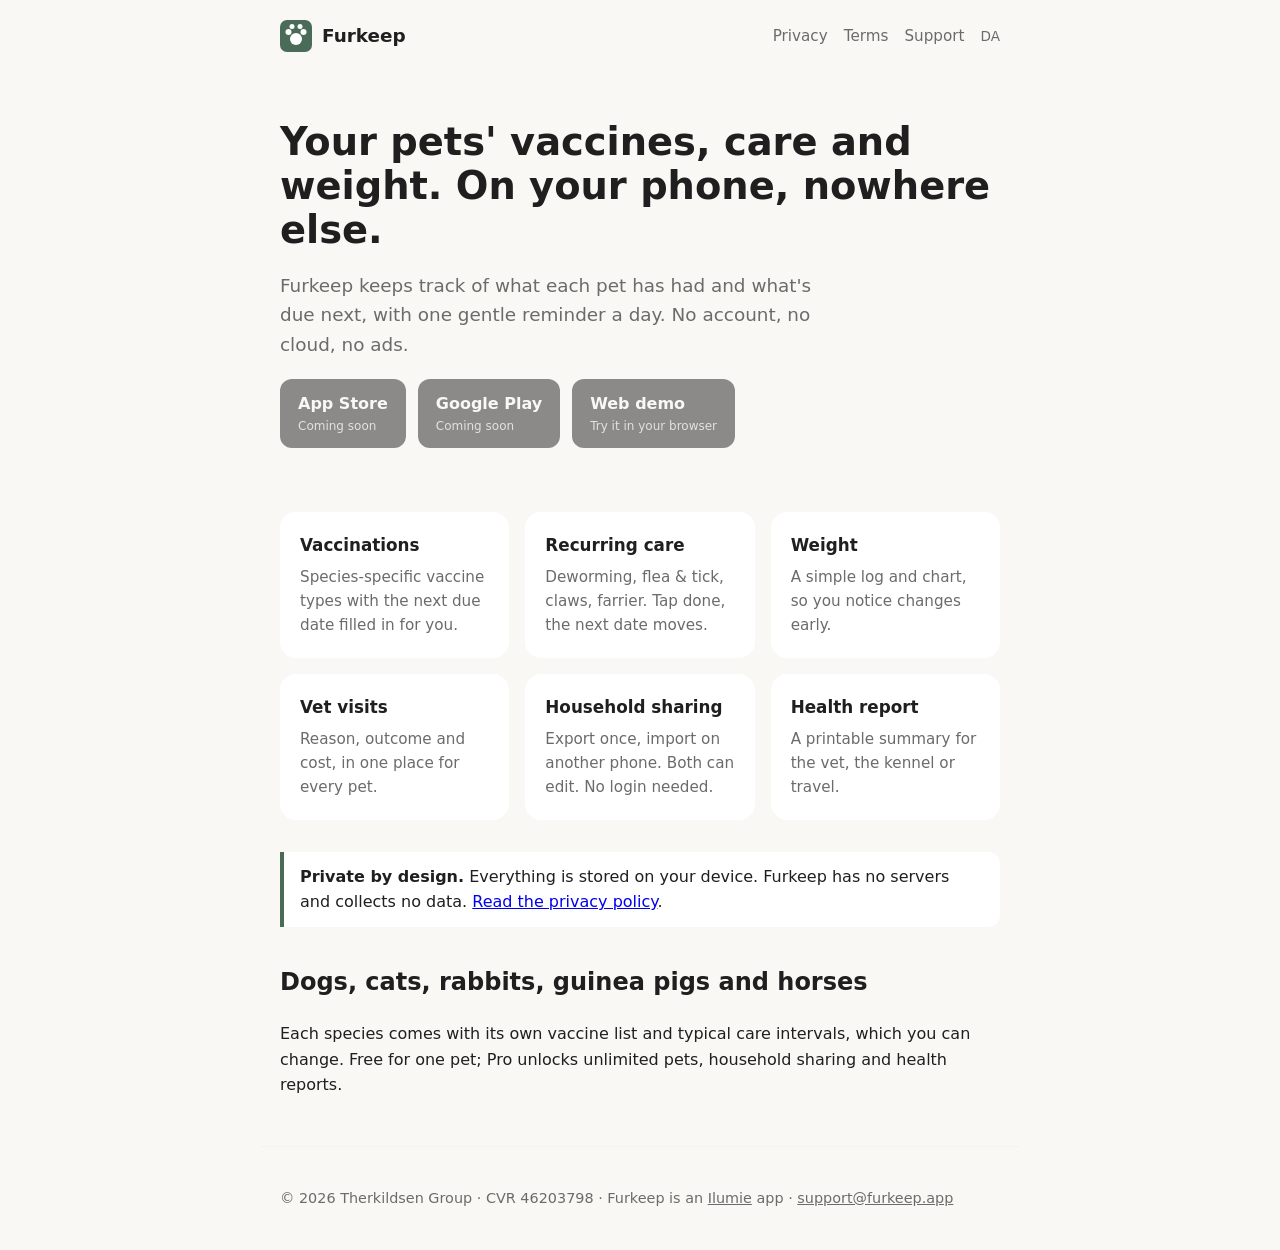
<file: index.html>
<!doctype html><html lang="en"><head><meta charset="utf-8"><meta name="viewport" content="width=device-width,initial-scale=1">
<title>Furkeep – private pet health & care tracker</title><meta name="description" content="Vaccines, care and weight for your pets. Stored on your phone. No account."><link rel="icon" href="/favicon.svg" type="image/svg+xml"><link rel="stylesheet" href="/style.css">
<link rel="alternate" hreflang="en" href="https://furkeep.app/"><link rel="alternate" hreflang="da" href="https://furkeep.app/da/"></head><body>
<header><a class="logo" href="/"><svg viewBox="0 0 64 64"><rect width="64" height="64" rx="14" fill="#4A6B57"/><circle cx="32" cy="38" r="12" fill="#fff"/><circle cx="17" cy="24" r="6" fill="#fff"/><circle cx="47" cy="24" r="6" fill="#fff"/><circle cx="24" cy="13" r="5" fill="#fff"/><circle cx="40" cy="13" r="5" fill="#fff"/></svg>Furkeep</a><nav><a href="/privacy">Privacy</a><a href="/terms">Terms</a><a href="/support">Support</a><a class="lang" href="/da/">DA</a></nav></header>
<main><section class="hero"><h1>Your pets' vaccines, care and weight. On your phone, nowhere else.</h1>
<p>Furkeep keeps track of what each pet has had and what's due next, with one gentle reminder a day. No account, no cloud, no ads.</p>
<div class="badges"><a class="badge" href="#" title="Coming soon">App Store<small>Coming soon</small></a><a class="badge" href="#" title="Coming soon">Google Play<small>Coming soon</small></a><a class="badge" href="/demo/">Web demo<small>Try it in your browser</small></a></div></section>
<section class="features">
<div class="card"><h3>Vaccinations</h3><p>Species-specific vaccine types with the next due date filled in for you.</p></div>
<div class="card"><h3>Recurring care</h3><p>Deworming, flea &amp; tick, claws, farrier. Tap done, the next date moves.</p></div>
<div class="card"><h3>Weight</h3><p>A simple log and chart, so you notice changes early.</p></div>
<div class="card"><h3>Vet visits</h3><p>Reason, outcome and cost, in one place for every pet.</p></div>
<div class="card"><h3>Household sharing</h3><p>Export once, import on another phone. Both can edit. No login needed.</p></div>
<div class="card"><h3>Health report</h3><p>A printable summary for the vet, the kennel or travel.</p></div></section>
<div class="privacy-callout"><strong>Private by design.</strong> Everything is stored on your device. Furkeep has no servers and collects no data. <a href="/privacy">Read the privacy policy</a>.</div>
<section><h2>Dogs, cats, rabbits, guinea pigs and horses</h2><p>Each species comes with its own vaccine list and typical care intervals, which you can change. Free for one pet; Pro unlocks unlimited pets, household sharing and health reports.</p></section></main>
<footer>© 2026 Therkildsen Group · CVR 46203798 · Furkeep is an <a href="https://ilumie.com">Ilumie</a> app · <a href="mailto:support@furkeep.app">support@furkeep.app</a></footer>
</body></html>
</file>
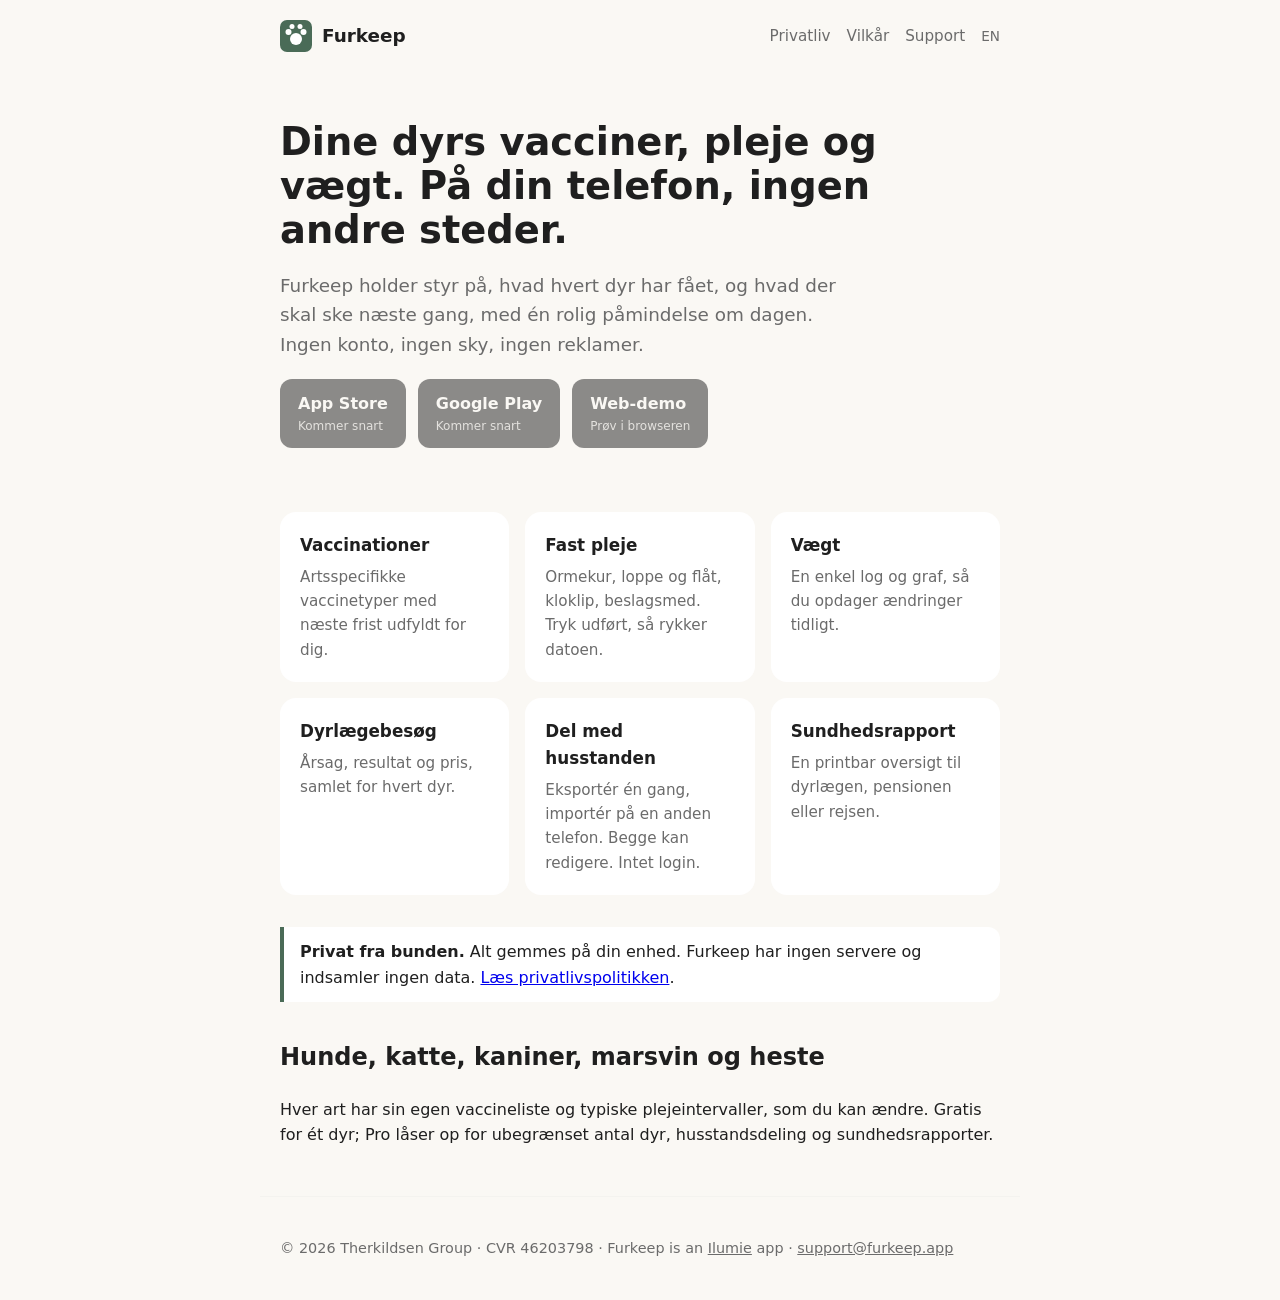
<file: da/index.html>
<!doctype html><html lang="da"><head><meta charset="utf-8"><meta name="viewport" content="width=device-width,initial-scale=1">
<title>Furkeep – privat sundhedsbog til dine kæledyr</title><meta name="description" content="Vacciner, pleje og vægt for dine dyr. Gemt på din telefon. Ingen konto."><link rel="icon" href="/favicon.svg" type="image/svg+xml"><link rel="stylesheet" href="/style.css">
<link rel="alternate" hreflang="en" href="https://furkeep.app/da/"><link rel="alternate" hreflang="da" href="https://furkeep.app/"></head><body>
<header><a class="logo" href="/da/"><svg viewBox="0 0 64 64"><rect width="64" height="64" rx="14" fill="#4A6B57"/><circle cx="32" cy="38" r="12" fill="#fff"/><circle cx="17" cy="24" r="6" fill="#fff"/><circle cx="47" cy="24" r="6" fill="#fff"/><circle cx="24" cy="13" r="5" fill="#fff"/><circle cx="40" cy="13" r="5" fill="#fff"/></svg>Furkeep</a><nav><a href="/da/privacy">Privatliv</a><a href="/da/terms">Vilkår</a><a href="/da/support">Support</a><a class="lang" href="/">EN</a></nav></header>
<main><section class="hero"><h1>Dine dyrs vacciner, pleje og vægt. På din telefon, ingen andre steder.</h1>
<p>Furkeep holder styr på, hvad hvert dyr har fået, og hvad der skal ske næste gang, med én rolig påmindelse om dagen. Ingen konto, ingen sky, ingen reklamer.</p>
<div class="badges"><a class="badge" href="#" title="Kommer snart">App Store<small>Kommer snart</small></a><a class="badge" href="#" title="Kommer snart">Google Play<small>Kommer snart</small></a><a class="badge" href="/demo/">Web-demo<small>Prøv i browseren</small></a></div></section>
<section class="features">
<div class="card"><h3>Vaccinationer</h3><p>Artsspecifikke vaccinetyper med næste frist udfyldt for dig.</p></div>
<div class="card"><h3>Fast pleje</h3><p>Ormekur, loppe og flåt, kloklip, beslagsmed. Tryk udført, så rykker datoen.</p></div>
<div class="card"><h3>Vægt</h3><p>En enkel log og graf, så du opdager ændringer tidligt.</p></div>
<div class="card"><h3>Dyrlægebesøg</h3><p>Årsag, resultat og pris, samlet for hvert dyr.</p></div>
<div class="card"><h3>Del med husstanden</h3><p>Eksportér én gang, importér på en anden telefon. Begge kan redigere. Intet login.</p></div>
<div class="card"><h3>Sundhedsrapport</h3><p>En printbar oversigt til dyrlægen, pensionen eller rejsen.</p></div></section>
<div class="privacy-callout"><strong>Privat fra bunden.</strong> Alt gemmes på din enhed. Furkeep har ingen servere og indsamler ingen data. <a href="/da/privacy">Læs privatlivspolitikken</a>.</div>
<section><h2>Hunde, katte, kaniner, marsvin og heste</h2><p>Hver art har sin egen vaccineliste og typiske plejeintervaller, som du kan ændre. Gratis for ét dyr; Pro låser op for ubegrænset antal dyr, husstandsdeling og sundhedsrapporter.</p></section></main>
<footer>© 2026 Therkildsen Group · CVR 46203798 · Furkeep is an <a href="https://ilumie.com">Ilumie</a> app · <a href="mailto:support@furkeep.app">support@furkeep.app</a></footer>
</body></html>
</file>
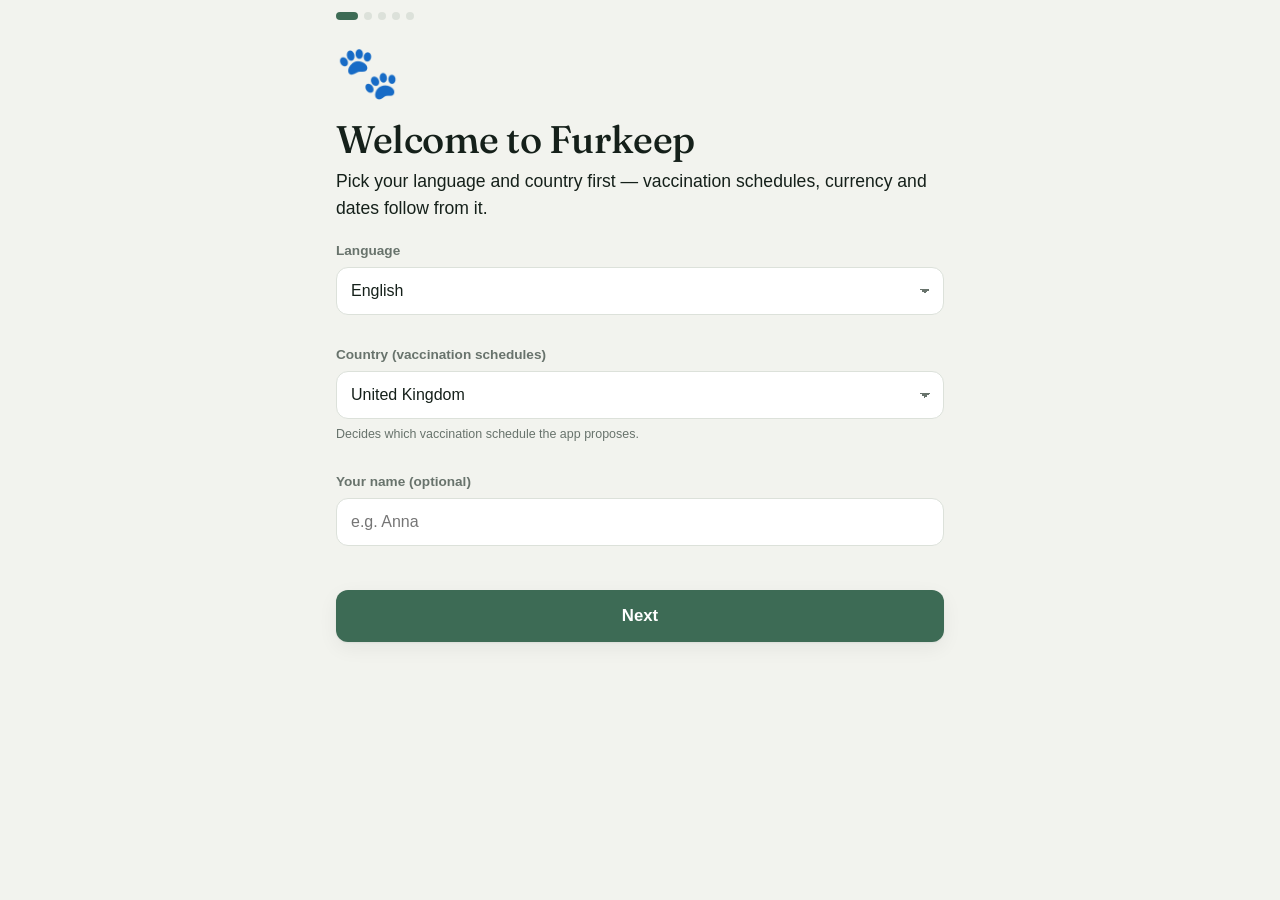
<file: demo/index.html>
<!doctype html>
<html lang="en">
  <head>
    <meta charset="UTF-8" />
    <meta name="viewport" content="width=device-width, initial-scale=1, viewport-fit=cover" />
    <meta name="color-scheme" content="light dark" />
    <title>Furkeep – web demo</title>
    <link rel="icon" href="/demo/favicon.svg" type="image/svg+xml" />
    <script type="module" crossorigin src="/demo/assets/index-C17LStWb.js"></script>
    <link rel="stylesheet" crossorigin href="/demo/assets/index-CzWgXurG.css">
  </head>
  <body>
    <div id="root"></div>
  </body>
</html>
</file>
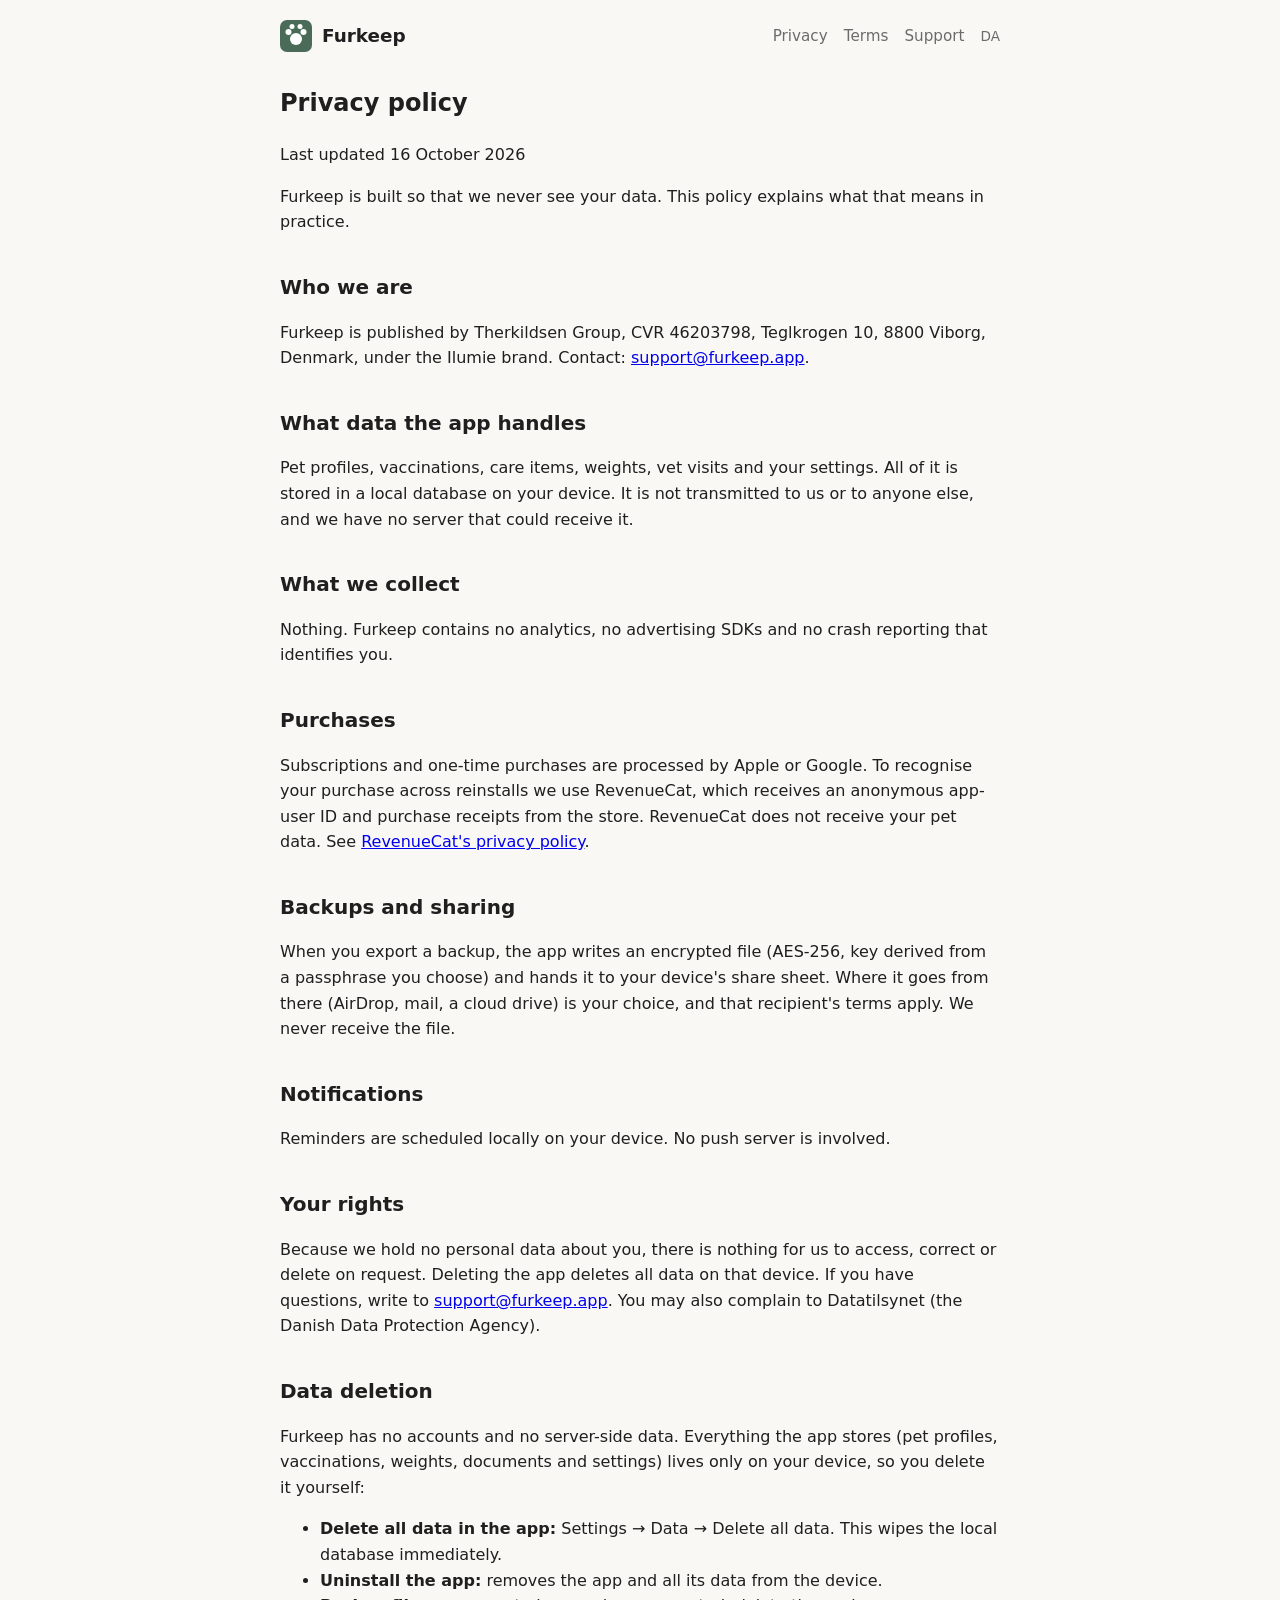
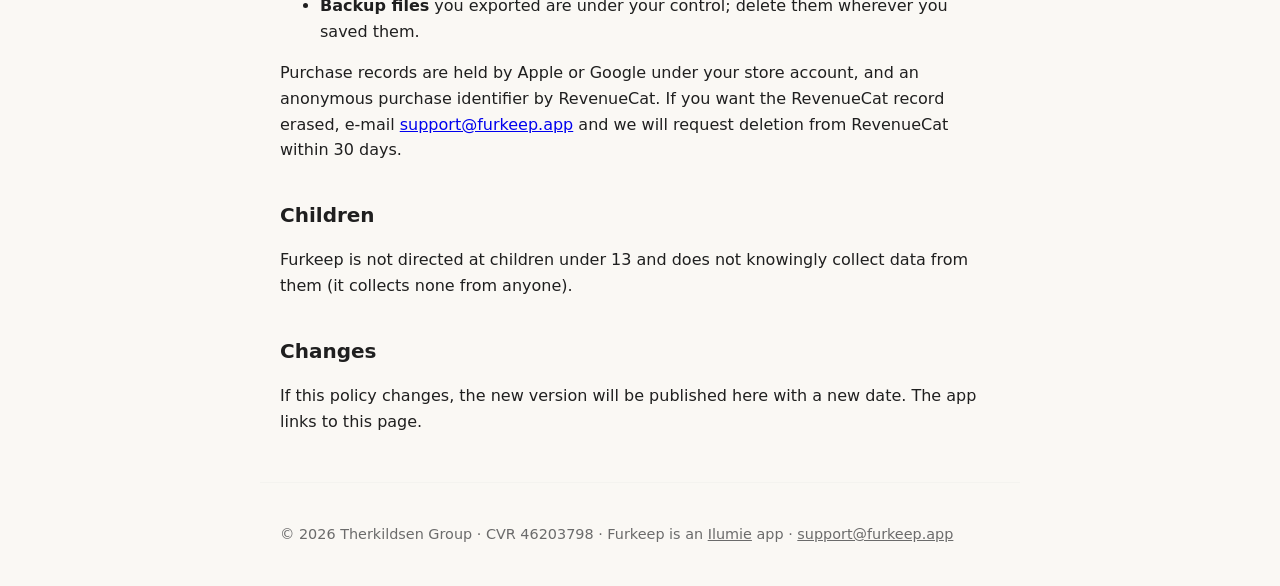
<file: privacy/index.html>
<!doctype html><html lang="en"><head><meta charset="utf-8"><meta name="viewport" content="width=device-width,initial-scale=1">
<title>Privacy policy – Furkeep</title><meta name="description" content="Furkeep stores all data on your device and collects nothing."><link rel="icon" href="/favicon.svg" type="image/svg+xml"><link rel="stylesheet" href="/style.css">
<link rel="alternate" hreflang="en" href="https://furkeep.app/privacy"><link rel="alternate" hreflang="da" href="https://furkeep.app/da/privacy"></head><body>
<header><a class="logo" href="/"><svg viewBox="0 0 64 64"><rect width="64" height="64" rx="14" fill="#4A6B57"/><circle cx="32" cy="38" r="12" fill="#fff"/><circle cx="17" cy="24" r="6" fill="#fff"/><circle cx="47" cy="24" r="6" fill="#fff"/><circle cx="24" cy="13" r="5" fill="#fff"/><circle cx="40" cy="13" r="5" fill="#fff"/></svg>Furkeep</a><nav><a href="/privacy">Privacy</a><a href="/terms">Terms</a><a href="/support">Support</a><a class="lang" href="/da/privacy">DA</a></nav></header>
<main><article><h1>Privacy policy</h1><p class="muted">Last updated 16 October 2026</p>
<p>Furkeep is built so that we never see your data. This policy explains what that means in practice.</p>
<h2>Who we are</h2><p>Furkeep is published by Therkildsen Group, CVR 46203798, Teglkrogen 10, 8800 Viborg, Denmark, under the Ilumie brand. Contact: <a href="mailto:support@furkeep.app">support@furkeep.app</a>.</p>
<h2>What data the app handles</h2><p>Pet profiles, vaccinations, care items, weights, vet visits and your settings. All of it is stored in a local database on your device. It is not transmitted to us or to anyone else, and we have no server that could receive it.</p>
<h2>What we collect</h2><p>Nothing. Furkeep contains no analytics, no advertising SDKs and no crash reporting that identifies you.</p>
<h2>Purchases</h2><p>Subscriptions and one-time purchases are processed by Apple or Google. To recognise your purchase across reinstalls we use RevenueCat, which receives an anonymous app-user ID and purchase receipts from the store. RevenueCat does not receive your pet data. See <a href="https://www.revenuecat.com/privacy">RevenueCat's privacy policy</a>.</p>
<h2>Backups and sharing</h2><p>When you export a backup, the app writes an encrypted file (AES-256, key derived from a passphrase you choose) and hands it to your device's share sheet. Where it goes from there (AirDrop, mail, a cloud drive) is your choice, and that recipient's terms apply. We never receive the file.</p>
<h2>Notifications</h2><p>Reminders are scheduled locally on your device. No push server is involved.</p>
<h2>Your rights</h2><p>Because we hold no personal data about you, there is nothing for us to access, correct or delete on request. Deleting the app deletes all data on that device. If you have questions, write to <a href="mailto:support@furkeep.app">support@furkeep.app</a>. You may also complain to Datatilsynet (the Danish Data Protection Agency).</p>
<h2 id="deletion">Data deletion</h2><p>Furkeep has no accounts and no server-side data. Everything the app stores (pet profiles, vaccinations, weights, documents and settings) lives only on your device, so you delete it yourself:</p><ul><li><strong>Delete all data in the app:</strong> Settings → Data → Delete all data. This wipes the local database immediately.</li><li><strong>Uninstall the app:</strong> removes the app and all its data from the device.</li><li><strong>Backup files</strong> you exported are under your control; delete them wherever you saved them.</li></ul><p>Purchase records are held by Apple or Google under your store account, and an anonymous purchase identifier by RevenueCat. If you want the RevenueCat record erased, e-mail <a href="mailto:support@furkeep.app">support@furkeep.app</a> and we will request deletion from RevenueCat within 30 days.</p><h2>Children</h2><p>Furkeep is not directed at children under 13 and does not knowingly collect data from them (it collects none from anyone).</p>
<h2>Changes</h2><p>If this policy changes, the new version will be published here with a new date. The app links to this page.</p></article></main>
<footer>© 2026 Therkildsen Group · CVR 46203798 · Furkeep is an <a href="https://ilumie.com">Ilumie</a> app · <a href="mailto:support@furkeep.app">support@furkeep.app</a></footer>
</body></html>
</file>
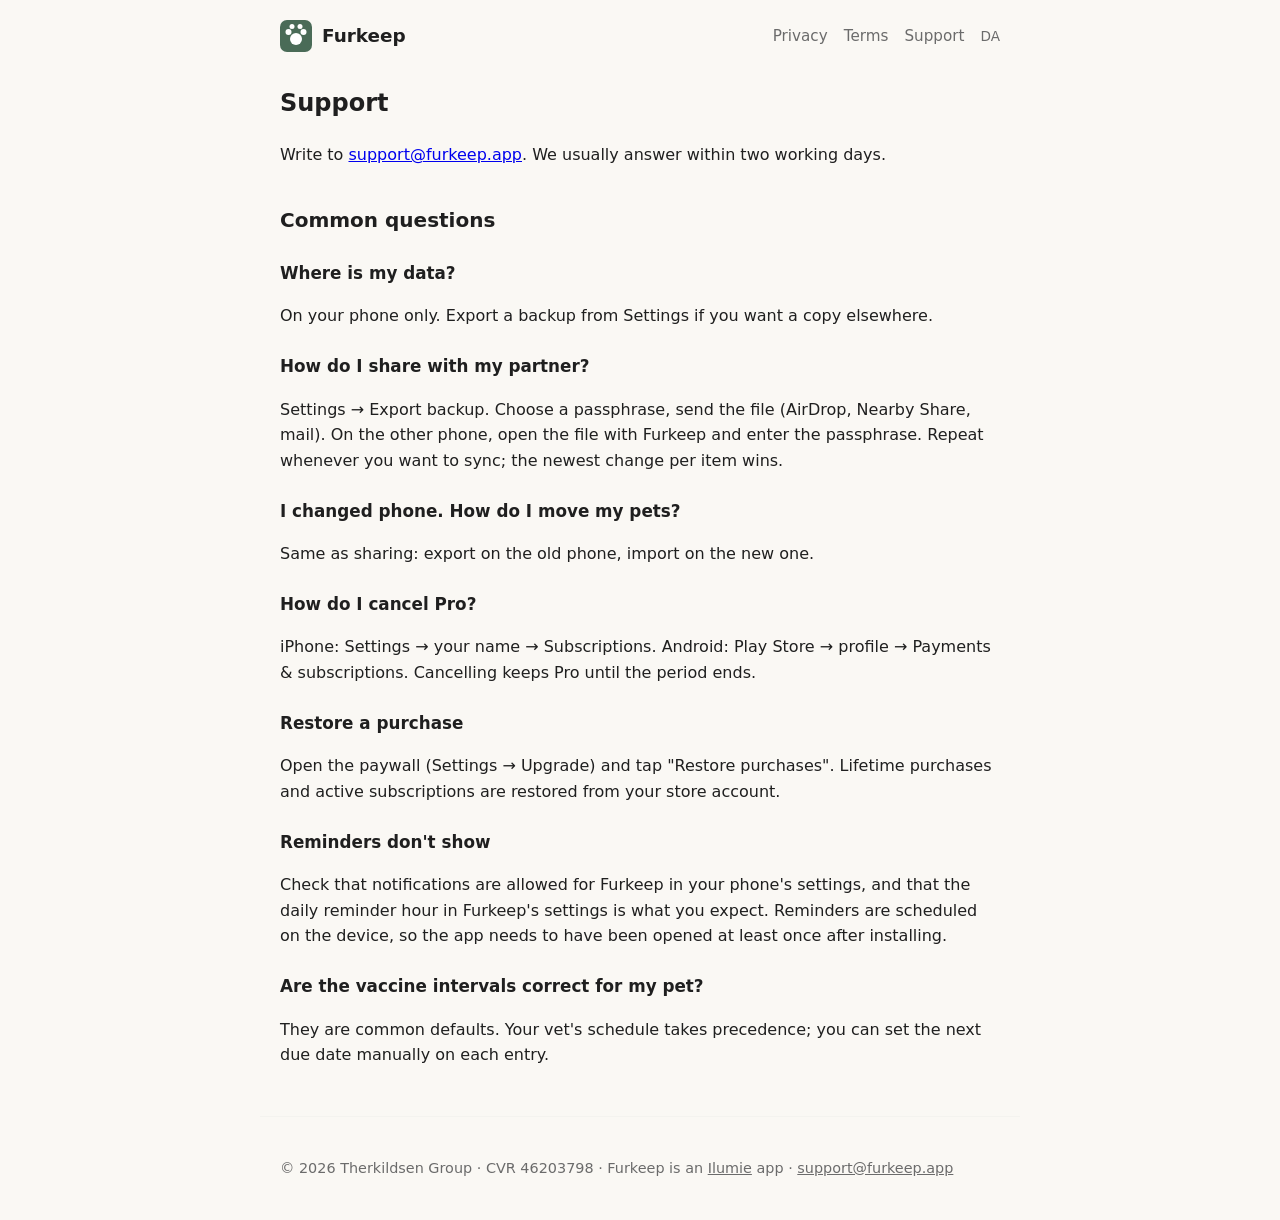
<file: support/index.html>
<!doctype html><html lang="en"><head><meta charset="utf-8"><meta name="viewport" content="width=device-width,initial-scale=1">
<title>Support – Furkeep</title><meta name="description" content="Help and frequently asked questions for Furkeep."><link rel="icon" href="/favicon.svg" type="image/svg+xml"><link rel="stylesheet" href="/style.css">
<link rel="alternate" hreflang="en" href="https://furkeep.app/support"><link rel="alternate" hreflang="da" href="https://furkeep.app/da/support"></head><body>
<header><a class="logo" href="/"><svg viewBox="0 0 64 64"><rect width="64" height="64" rx="14" fill="#4A6B57"/><circle cx="32" cy="38" r="12" fill="#fff"/><circle cx="17" cy="24" r="6" fill="#fff"/><circle cx="47" cy="24" r="6" fill="#fff"/><circle cx="24" cy="13" r="5" fill="#fff"/><circle cx="40" cy="13" r="5" fill="#fff"/></svg>Furkeep</a><nav><a href="/privacy">Privacy</a><a href="/terms">Terms</a><a href="/support">Support</a><a class="lang" href="/da/support">DA</a></nav></header>
<main><article><h1>Support</h1>
<p>Write to <a href="mailto:support@furkeep.app">support@furkeep.app</a>. We usually answer within two working days.</p>
<h2>Common questions</h2>
<h3>Where is my data?</h3><p>On your phone only. Export a backup from Settings if you want a copy elsewhere.</p>
<h3>How do I share with my partner?</h3><p>Settings → Export backup. Choose a passphrase, send the file (AirDrop, Nearby Share, mail). On the other phone, open the file with Furkeep and enter the passphrase. Repeat whenever you want to sync; the newest change per item wins.</p>
<h3>I changed phone. How do I move my pets?</h3><p>Same as sharing: export on the old phone, import on the new one.</p>
<h3>How do I cancel Pro?</h3><p>iPhone: Settings → your name → Subscriptions. Android: Play Store → profile → Payments &amp; subscriptions. Cancelling keeps Pro until the period ends.</p>
<h3>Restore a purchase</h3><p>Open the paywall (Settings → Upgrade) and tap "Restore purchases". Lifetime purchases and active subscriptions are restored from your store account.</p>
<h3>Reminders don't show</h3><p>Check that notifications are allowed for Furkeep in your phone's settings, and that the daily reminder hour in Furkeep's settings is what you expect. Reminders are scheduled on the device, so the app needs to have been opened at least once after installing.</p>
<h3>Are the vaccine intervals correct for my pet?</h3><p>They are common defaults. Your vet's schedule takes precedence; you can set the next due date manually on each entry.</p></article></main>
<footer>© 2026 Therkildsen Group · CVR 46203798 · Furkeep is an <a href="https://ilumie.com">Ilumie</a> app · <a href="mailto:support@furkeep.app">support@furkeep.app</a></footer>
</body></html>
</file>
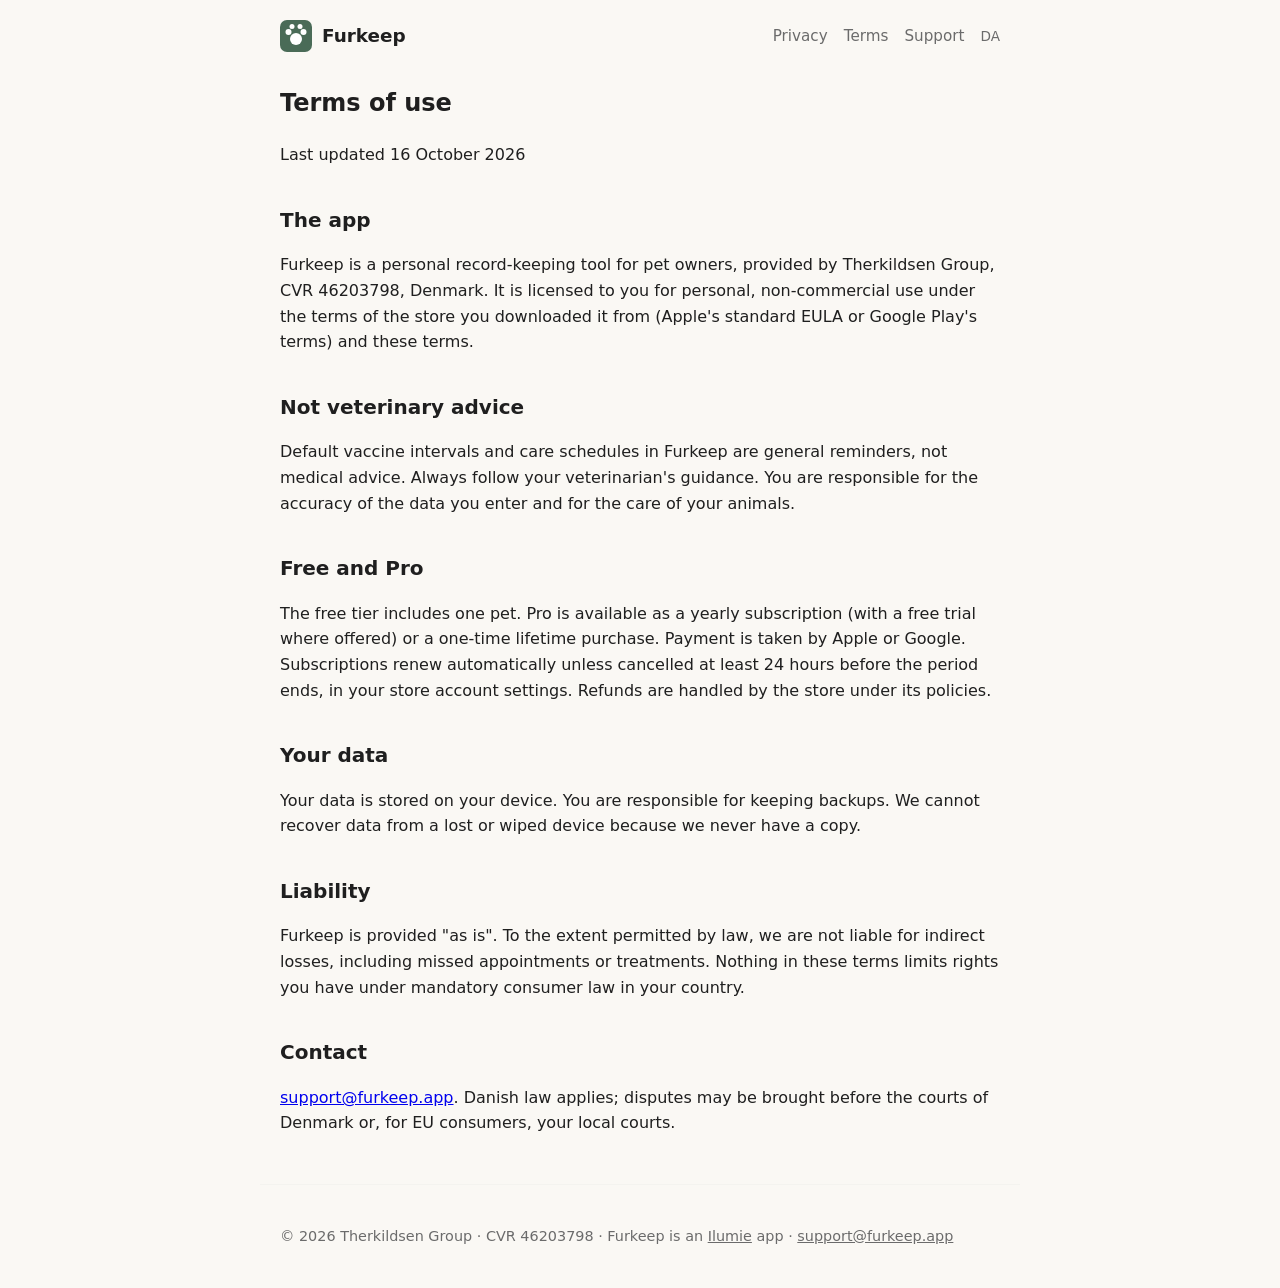
<file: terms/index.html>
<!doctype html><html lang="en"><head><meta charset="utf-8"><meta name="viewport" content="width=device-width,initial-scale=1">
<title>Terms of use – Furkeep</title><meta name="description" content="Terms for using the Furkeep app."><link rel="icon" href="/favicon.svg" type="image/svg+xml"><link rel="stylesheet" href="/style.css">
<link rel="alternate" hreflang="en" href="https://furkeep.app/terms"><link rel="alternate" hreflang="da" href="https://furkeep.app/da/terms"></head><body>
<header><a class="logo" href="/"><svg viewBox="0 0 64 64"><rect width="64" height="64" rx="14" fill="#4A6B57"/><circle cx="32" cy="38" r="12" fill="#fff"/><circle cx="17" cy="24" r="6" fill="#fff"/><circle cx="47" cy="24" r="6" fill="#fff"/><circle cx="24" cy="13" r="5" fill="#fff"/><circle cx="40" cy="13" r="5" fill="#fff"/></svg>Furkeep</a><nav><a href="/privacy">Privacy</a><a href="/terms">Terms</a><a href="/support">Support</a><a class="lang" href="/da/terms">DA</a></nav></header>
<main><article><h1>Terms of use</h1><p class="muted">Last updated 16 October 2026</p>
<h2>The app</h2><p>Furkeep is a personal record-keeping tool for pet owners, provided by Therkildsen Group, CVR 46203798, Denmark. It is licensed to you for personal, non-commercial use under the terms of the store you downloaded it from (Apple's standard EULA or Google Play's terms) and these terms.</p>
<h2>Not veterinary advice</h2><p>Default vaccine intervals and care schedules in Furkeep are general reminders, not medical advice. Always follow your veterinarian's guidance. You are responsible for the accuracy of the data you enter and for the care of your animals.</p>
<h2>Free and Pro</h2><p>The free tier includes one pet. Pro is available as a yearly subscription (with a free trial where offered) or a one-time lifetime purchase. Payment is taken by Apple or Google. Subscriptions renew automatically unless cancelled at least 24 hours before the period ends, in your store account settings. Refunds are handled by the store under its policies.</p>
<h2>Your data</h2><p>Your data is stored on your device. You are responsible for keeping backups. We cannot recover data from a lost or wiped device because we never have a copy.</p>
<h2>Liability</h2><p>Furkeep is provided "as is". To the extent permitted by law, we are not liable for indirect losses, including missed appointments or treatments. Nothing in these terms limits rights you have under mandatory consumer law in your country.</p>
<h2>Contact</h2><p><a href="mailto:support@furkeep.app">support@furkeep.app</a>. Danish law applies; disputes may be brought before the courts of Denmark or, for EU consumers, your local courts.</p></article></main>
<footer>© 2026 Therkildsen Group · CVR 46203798 · Furkeep is an <a href="https://ilumie.com">Ilumie</a> app · <a href="mailto:support@furkeep.app">support@furkeep.app</a></footer>
</body></html>
</file>
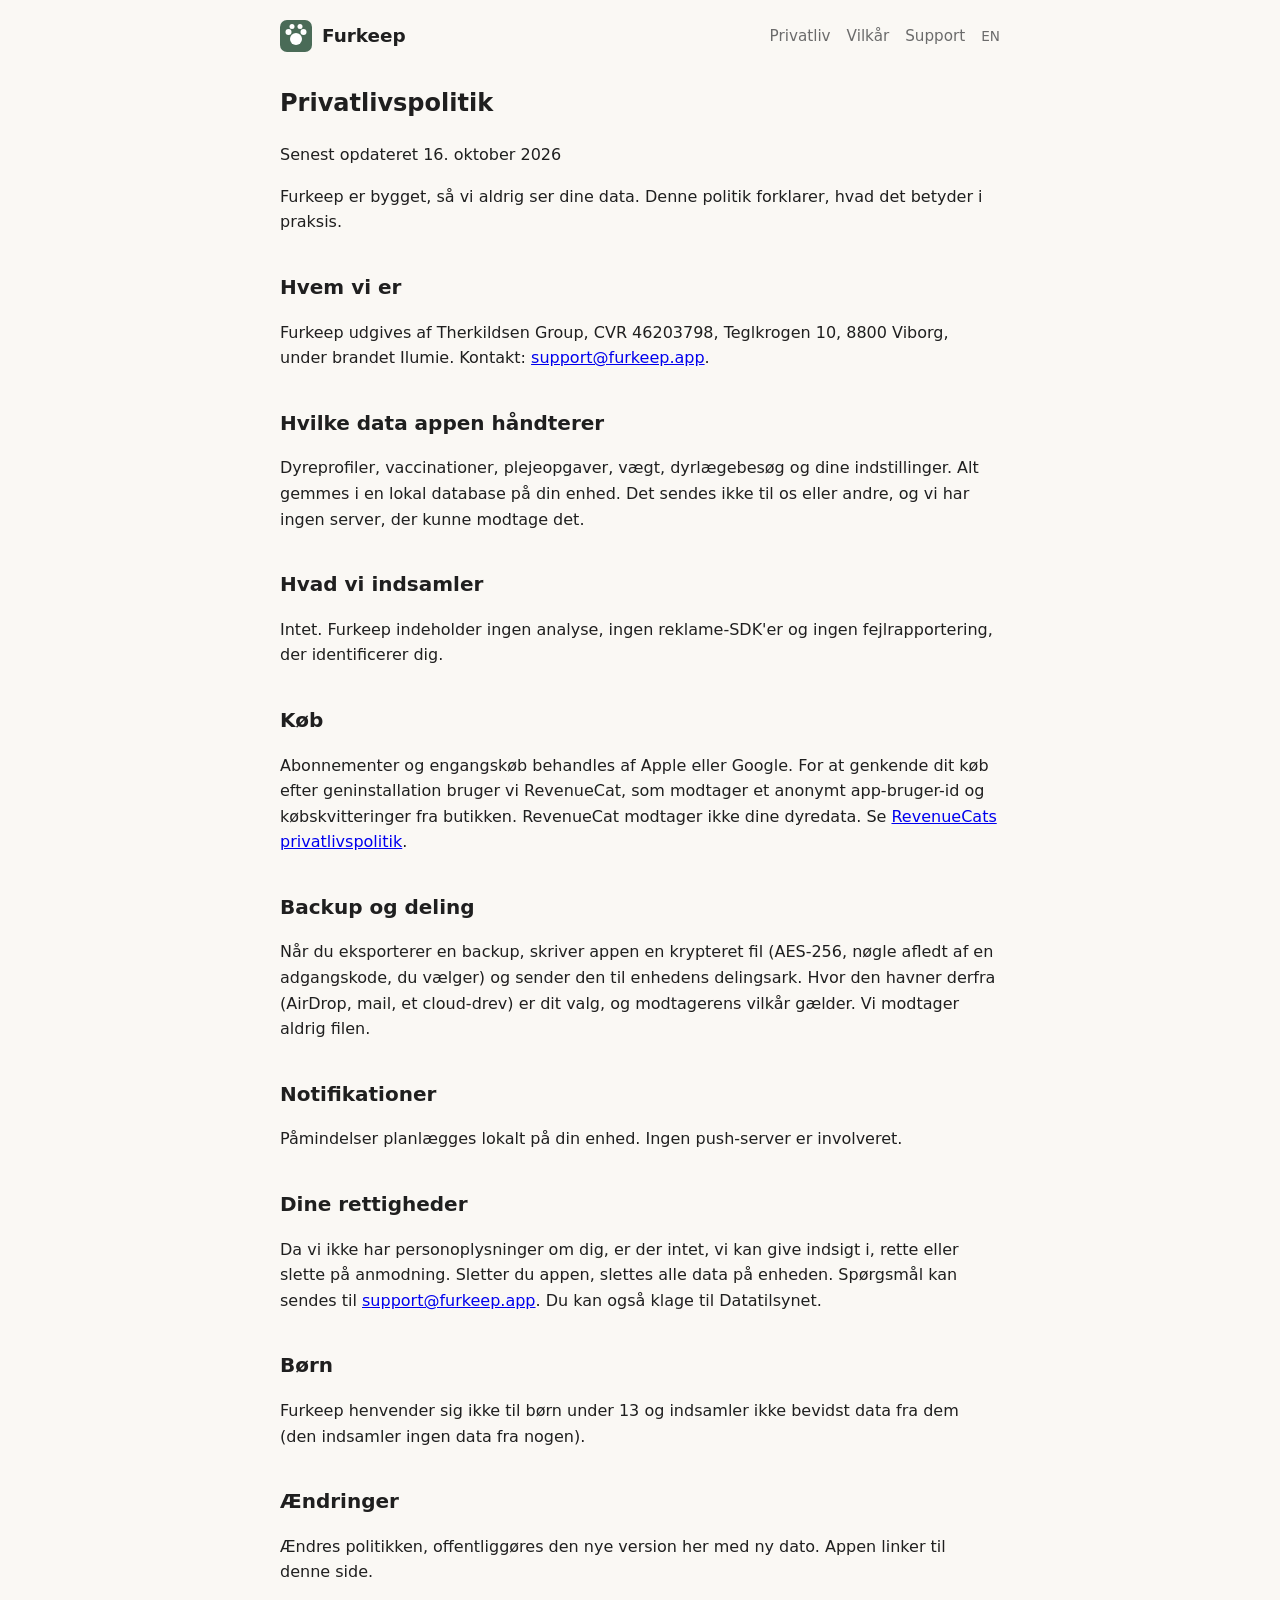
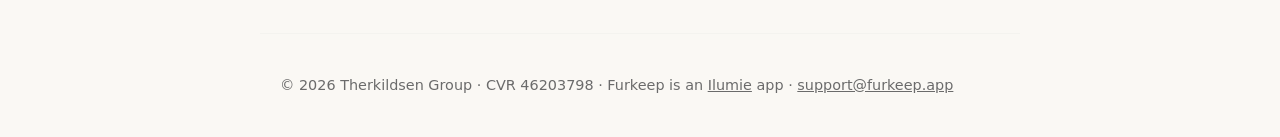
<file: da/privacy/index.html>
<!doctype html><html lang="da"><head><meta charset="utf-8"><meta name="viewport" content="width=device-width,initial-scale=1">
<title>Privatlivspolitik – Furkeep</title><meta name="description" content="Furkeep gemmer alle data på din enhed og indsamler intet."><link rel="icon" href="/favicon.svg" type="image/svg+xml"><link rel="stylesheet" href="/style.css">
<link rel="alternate" hreflang="en" href="https://furkeep.app/da/privacy"><link rel="alternate" hreflang="da" href="https://furkeep.app/privacy"></head><body>
<header><a class="logo" href="/da/"><svg viewBox="0 0 64 64"><rect width="64" height="64" rx="14" fill="#4A6B57"/><circle cx="32" cy="38" r="12" fill="#fff"/><circle cx="17" cy="24" r="6" fill="#fff"/><circle cx="47" cy="24" r="6" fill="#fff"/><circle cx="24" cy="13" r="5" fill="#fff"/><circle cx="40" cy="13" r="5" fill="#fff"/></svg>Furkeep</a><nav><a href="/da/privacy">Privatliv</a><a href="/da/terms">Vilkår</a><a href="/da/support">Support</a><a class="lang" href="/privacy">EN</a></nav></header>
<main><article><h1>Privatlivspolitik</h1><p class="muted">Senest opdateret 16. oktober 2026</p>
<p>Furkeep er bygget, så vi aldrig ser dine data. Denne politik forklarer, hvad det betyder i praksis.</p>
<h2>Hvem vi er</h2><p>Furkeep udgives af Therkildsen Group, CVR 46203798, Teglkrogen 10, 8800 Viborg, under brandet Ilumie. Kontakt: <a href="mailto:support@furkeep.app">support@furkeep.app</a>.</p>
<h2>Hvilke data appen håndterer</h2><p>Dyreprofiler, vaccinationer, plejeopgaver, vægt, dyrlægebesøg og dine indstillinger. Alt gemmes i en lokal database på din enhed. Det sendes ikke til os eller andre, og vi har ingen server, der kunne modtage det.</p>
<h2>Hvad vi indsamler</h2><p>Intet. Furkeep indeholder ingen analyse, ingen reklame-SDK'er og ingen fejlrapportering, der identificerer dig.</p>
<h2>Køb</h2><p>Abonnementer og engangskøb behandles af Apple eller Google. For at genkende dit køb efter geninstallation bruger vi RevenueCat, som modtager et anonymt app-bruger-id og købskvitteringer fra butikken. RevenueCat modtager ikke dine dyredata. Se <a href="https://www.revenuecat.com/privacy">RevenueCats privatlivspolitik</a>.</p>
<h2>Backup og deling</h2><p>Når du eksporterer en backup, skriver appen en krypteret fil (AES-256, nøgle afledt af en adgangskode, du vælger) og sender den til enhedens delingsark. Hvor den havner derfra (AirDrop, mail, et cloud-drev) er dit valg, og modtagerens vilkår gælder. Vi modtager aldrig filen.</p>
<h2>Notifikationer</h2><p>Påmindelser planlægges lokalt på din enhed. Ingen push-server er involveret.</p>
<h2>Dine rettigheder</h2><p>Da vi ikke har personoplysninger om dig, er der intet, vi kan give indsigt i, rette eller slette på anmodning. Sletter du appen, slettes alle data på enheden. Spørgsmål kan sendes til <a href="mailto:support@furkeep.app">support@furkeep.app</a>. Du kan også klage til Datatilsynet.</p>
<h2>Børn</h2><p>Furkeep henvender sig ikke til børn under 13 og indsamler ikke bevidst data fra dem (den indsamler ingen data fra nogen).</p>
<h2>Ændringer</h2><p>Ændres politikken, offentliggøres den nye version her med ny dato. Appen linker til denne side.</p></article></main>
<footer>© 2026 Therkildsen Group · CVR 46203798 · Furkeep is an <a href="https://ilumie.com">Ilumie</a> app · <a href="mailto:support@furkeep.app">support@furkeep.app</a></footer>
</body></html>
</file>
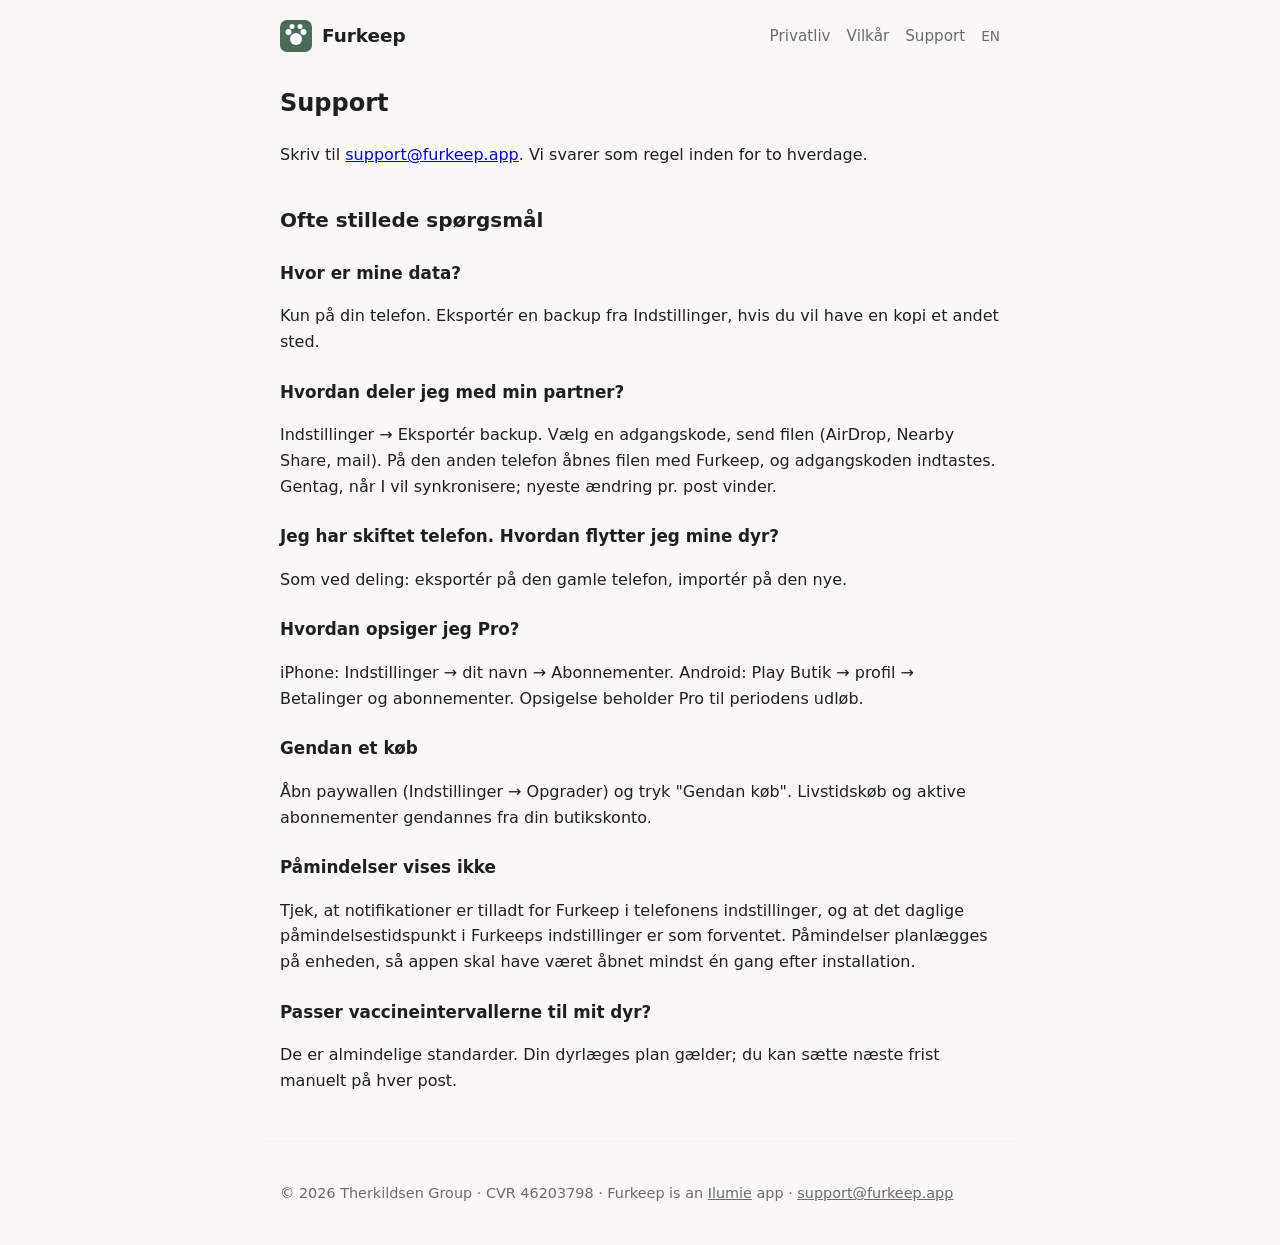
<file: da/support/index.html>
<!doctype html><html lang="da"><head><meta charset="utf-8"><meta name="viewport" content="width=device-width,initial-scale=1">
<title>Support – Furkeep</title><meta name="description" content="Hjælp og ofte stillede spørgsmål til Furkeep."><link rel="icon" href="/favicon.svg" type="image/svg+xml"><link rel="stylesheet" href="/style.css">
<link rel="alternate" hreflang="en" href="https://furkeep.app/da/support"><link rel="alternate" hreflang="da" href="https://furkeep.app/support"></head><body>
<header><a class="logo" href="/da/"><svg viewBox="0 0 64 64"><rect width="64" height="64" rx="14" fill="#4A6B57"/><circle cx="32" cy="38" r="12" fill="#fff"/><circle cx="17" cy="24" r="6" fill="#fff"/><circle cx="47" cy="24" r="6" fill="#fff"/><circle cx="24" cy="13" r="5" fill="#fff"/><circle cx="40" cy="13" r="5" fill="#fff"/></svg>Furkeep</a><nav><a href="/da/privacy">Privatliv</a><a href="/da/terms">Vilkår</a><a href="/da/support">Support</a><a class="lang" href="/support">EN</a></nav></header>
<main><article><h1>Support</h1>
<p>Skriv til <a href="mailto:support@furkeep.app">support@furkeep.app</a>. Vi svarer som regel inden for to hverdage.</p>
<h2>Ofte stillede spørgsmål</h2>
<h3>Hvor er mine data?</h3><p>Kun på din telefon. Eksportér en backup fra Indstillinger, hvis du vil have en kopi et andet sted.</p>
<h3>Hvordan deler jeg med min partner?</h3><p>Indstillinger → Eksportér backup. Vælg en adgangskode, send filen (AirDrop, Nearby Share, mail). På den anden telefon åbnes filen med Furkeep, og adgangskoden indtastes. Gentag, når I vil synkronisere; nyeste ændring pr. post vinder.</p>
<h3>Jeg har skiftet telefon. Hvordan flytter jeg mine dyr?</h3><p>Som ved deling: eksportér på den gamle telefon, importér på den nye.</p>
<h3>Hvordan opsiger jeg Pro?</h3><p>iPhone: Indstillinger → dit navn → Abonnementer. Android: Play Butik → profil → Betalinger og abonnementer. Opsigelse beholder Pro til periodens udløb.</p>
<h3>Gendan et køb</h3><p>Åbn paywallen (Indstillinger → Opgrader) og tryk "Gendan køb". Livstidskøb og aktive abonnementer gendannes fra din butikskonto.</p>
<h3>Påmindelser vises ikke</h3><p>Tjek, at notifikationer er tilladt for Furkeep i telefonens indstillinger, og at det daglige påmindelsestidspunkt i Furkeeps indstillinger er som forventet. Påmindelser planlægges på enheden, så appen skal have været åbnet mindst én gang efter installation.</p>
<h3>Passer vaccineintervallerne til mit dyr?</h3><p>De er almindelige standarder. Din dyrlæges plan gælder; du kan sætte næste frist manuelt på hver post.</p></article></main>
<footer>© 2026 Therkildsen Group · CVR 46203798 · Furkeep is an <a href="https://ilumie.com">Ilumie</a> app · <a href="mailto:support@furkeep.app">support@furkeep.app</a></footer>
</body></html>
</file>
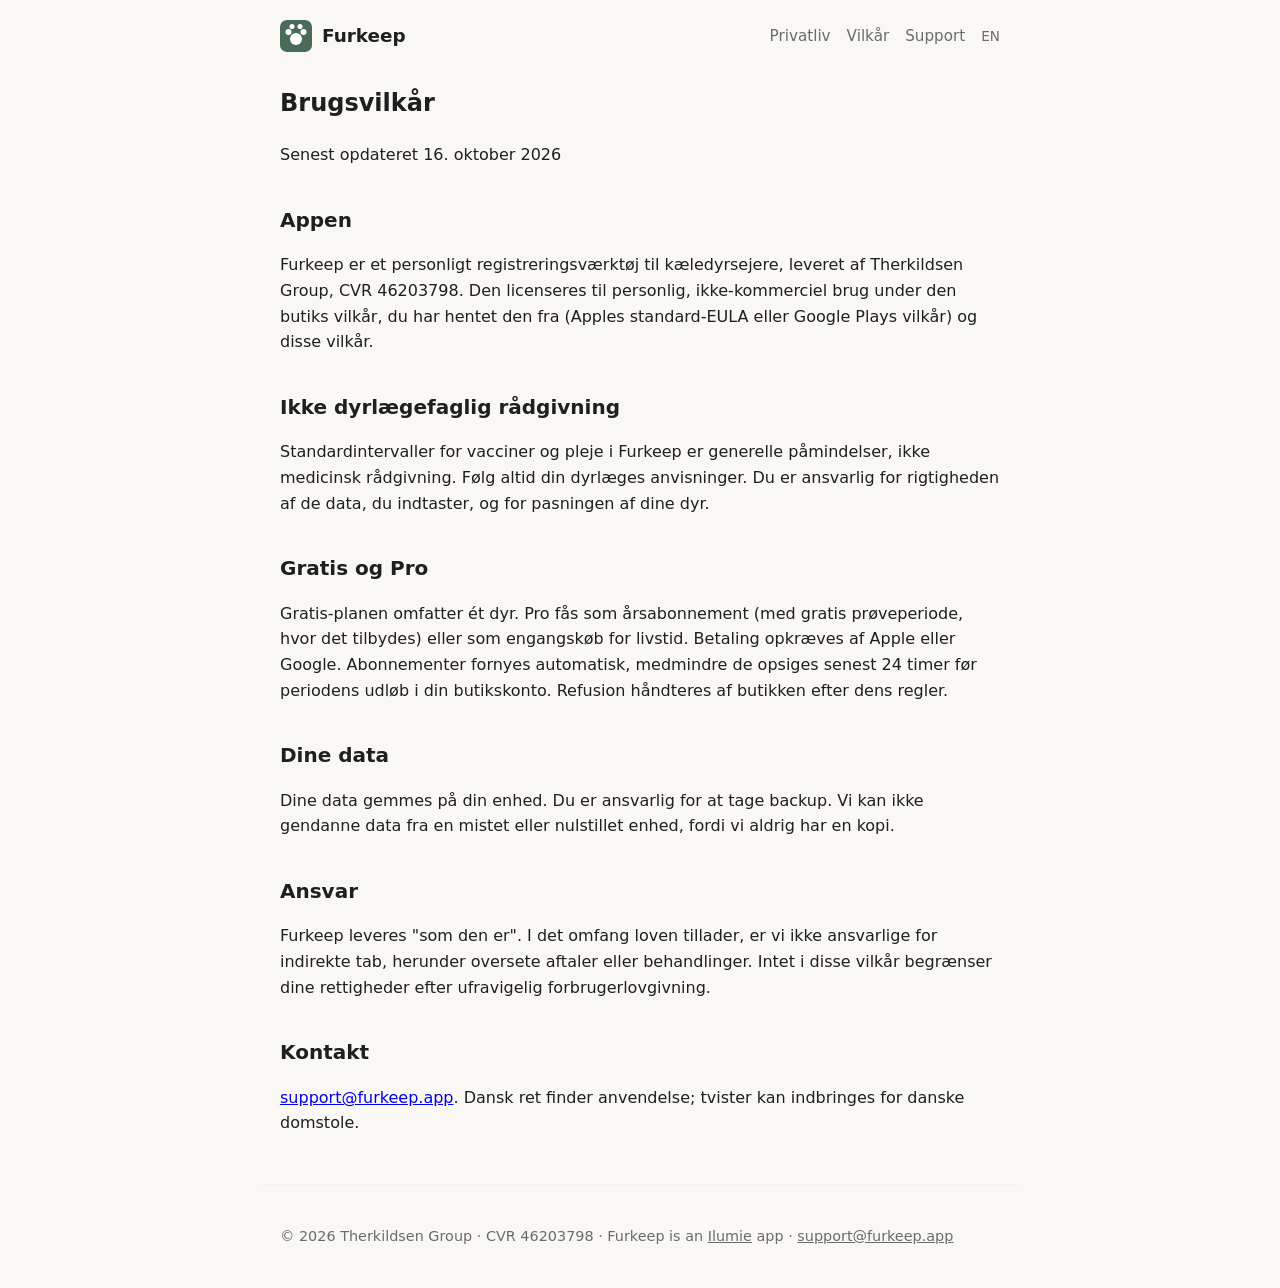
<file: da/terms/index.html>
<!doctype html><html lang="da"><head><meta charset="utf-8"><meta name="viewport" content="width=device-width,initial-scale=1">
<title>Brugsvilkår – Furkeep</title><meta name="description" content="Vilkår for brug af Furkeep-appen."><link rel="icon" href="/favicon.svg" type="image/svg+xml"><link rel="stylesheet" href="/style.css">
<link rel="alternate" hreflang="en" href="https://furkeep.app/da/terms"><link rel="alternate" hreflang="da" href="https://furkeep.app/terms"></head><body>
<header><a class="logo" href="/da/"><svg viewBox="0 0 64 64"><rect width="64" height="64" rx="14" fill="#4A6B57"/><circle cx="32" cy="38" r="12" fill="#fff"/><circle cx="17" cy="24" r="6" fill="#fff"/><circle cx="47" cy="24" r="6" fill="#fff"/><circle cx="24" cy="13" r="5" fill="#fff"/><circle cx="40" cy="13" r="5" fill="#fff"/></svg>Furkeep</a><nav><a href="/da/privacy">Privatliv</a><a href="/da/terms">Vilkår</a><a href="/da/support">Support</a><a class="lang" href="/terms">EN</a></nav></header>
<main><article><h1>Brugsvilkår</h1><p class="muted">Senest opdateret 16. oktober 2026</p>
<h2>Appen</h2><p>Furkeep er et personligt registreringsværktøj til kæledyrsejere, leveret af Therkildsen Group, CVR 46203798. Den licenseres til personlig, ikke-kommerciel brug under den butiks vilkår, du har hentet den fra (Apples standard-EULA eller Google Plays vilkår) og disse vilkår.</p>
<h2>Ikke dyrlægefaglig rådgivning</h2><p>Standardintervaller for vacciner og pleje i Furkeep er generelle påmindelser, ikke medicinsk rådgivning. Følg altid din dyrlæges anvisninger. Du er ansvarlig for rigtigheden af de data, du indtaster, og for pasningen af dine dyr.</p>
<h2>Gratis og Pro</h2><p>Gratis-planen omfatter ét dyr. Pro fås som årsabonnement (med gratis prøveperiode, hvor det tilbydes) eller som engangskøb for livstid. Betaling opkræves af Apple eller Google. Abonnementer fornyes automatisk, medmindre de opsiges senest 24 timer før periodens udløb i din butikskonto. Refusion håndteres af butikken efter dens regler.</p>
<h2>Dine data</h2><p>Dine data gemmes på din enhed. Du er ansvarlig for at tage backup. Vi kan ikke gendanne data fra en mistet eller nulstillet enhed, fordi vi aldrig har en kopi.</p>
<h2>Ansvar</h2><p>Furkeep leveres "som den er". I det omfang loven tillader, er vi ikke ansvarlige for indirekte tab, herunder oversete aftaler eller behandlinger. Intet i disse vilkår begrænser dine rettigheder efter ufravigelig forbrugerlovgivning.</p>
<h2>Kontakt</h2><p><a href="mailto:support@furkeep.app">support@furkeep.app</a>. Dansk ret finder anvendelse; tvister kan indbringes for danske domstole.</p></article></main>
<footer>© 2026 Therkildsen Group · CVR 46203798 · Furkeep is an <a href="https://ilumie.com">Ilumie</a> app · <a href="mailto:support@furkeep.app">support@furkeep.app</a></footer>
</body></html>
</file>
<file: style.css>
:root{--bg:#faf8f4;--fg:#1f1f1f;--muted:#6b6b6b;--card:#fff;--brand:#4A6B57;--accent:#c56b4a;--max:760px}
@media(prefers-color-scheme:dark){:root{--bg:#141414;--fg:#f2f2f2;--muted:#9a9a9a;--card:#1e1e1e}}
*{box-sizing:border-box}body{margin:0;font-family:system-ui,-apple-system,"Segoe UI",sans-serif;background:var(--bg);color:var(--fg);line-height:1.6}
header,main,footer{max-width:var(--max);margin:0 auto;padding:0 20px}
header{display:flex;align-items:center;justify-content:space-between;padding-top:20px;padding-bottom:12px}
.logo{display:flex;align-items:center;gap:10px;font-weight:700;text-decoration:none;color:var(--fg);font-size:1.15rem}
.logo svg{width:32px;height:32px}
nav a{color:var(--muted);text-decoration:none;margin-left:16px;font-size:.95rem}nav a:hover{color:var(--brand)}
.hero{padding:56px 0 32px}.hero h1{font-size:2.4rem;line-height:1.15;margin:0 0 12px}.hero p{font-size:1.15rem;color:var(--muted);max-width:560px}
.badges{display:flex;gap:12px;flex-wrap:wrap;margin-top:20px}.badge{display:inline-block;padding:12px 18px;border-radius:12px;background:var(--fg);color:var(--bg);text-decoration:none;font-weight:600;opacity:.5}
.badge small{display:block;font-weight:400;font-size:.75rem;opacity:.8}
.features{display:grid;grid-template-columns:repeat(auto-fit,minmax(220px,1fr));gap:16px;margin:32px 0}
.card{background:var(--card);border-radius:16px;padding:20px}.card h3{margin:0 0 6px;font-size:1.05rem}.card p{margin:0;color:var(--muted);font-size:.95rem}
.privacy-callout{border-left:4px solid var(--brand);padding:12px 16px;background:var(--card);border-radius:0 12px 12px 0;margin:24px 0}
h2{margin-top:36px}article h2{font-size:1.25rem}article h3{font-size:1.05rem;margin-top:24px}
footer{padding:40px 20px;color:var(--muted);font-size:.9rem;border-top:1px solid #ddd3;margin-top:48px}
footer a{color:var(--muted)}
.lang{font-size:.85rem}
@media(max-width:600px){.hero h1{font-size:1.9rem}}
</file>
<file: demo/assets/index-CzWgXurG.css>
@font-face{font-family:Fraunces Variable;font-style:normal;font-display:swap;font-weight:100 900;src:url(/demo/assets/fraunces-vietnamese-standard-normal-Czevyj-6.woff2) format("woff2-variations");unicode-range:U+0102-0103,U+0110-0111,U+0128-0129,U+0168-0169,U+01A0-01A1,U+01AF-01B0,U+0300-0301,U+0303-0304,U+0308-0309,U+0323,U+0329,U+1EA0-1EF9,U+20AB}@font-face{font-family:Fraunces Variable;font-style:normal;font-display:swap;font-weight:100 900;src:url(/demo/assets/fraunces-latin-ext-standard-normal-CJcjJNj7.woff2) format("woff2-variations");unicode-range:U+0100-02BA,U+02BD-02C5,U+02C7-02CC,U+02CE-02D7,U+02DD-02FF,U+0304,U+0308,U+0329,U+1D00-1DBF,U+1E00-1E9F,U+1EF2-1EFF,U+2020,U+20A0-20AB,U+20AD-20C0,U+2113,U+2C60-2C7F,U+A720-A7FF}@font-face{font-family:Fraunces Variable;font-style:normal;font-display:swap;font-weight:100 900;src:url(/demo/assets/fraunces-latin-standard-normal-DihXLNYH.woff2) format("woff2-variations");unicode-range:U+0000-00FF,U+0131,U+0152-0153,U+02BB-02BC,U+02C6,U+02DA,U+02DC,U+0304,U+0308,U+0329,U+2000-206F,U+20AC,U+2122,U+2191,U+2193,U+2212,U+2215,U+FEFF,U+FFFD}:root{--bg:#F2F3EE;--bg2:#E8EBE4;--fg:#15201A;--muted:#68736C;--card:#FFFFFF;--line:#DCE1DA;--line-soft:#E9ECE6;--brand:#3D6B55;--brand-ink:#FFFFFF;--brand-soft:#E1EBE4;--warn-bg:#FBEFD9;--warn-fg:#7A4B00;--bad-bg:#F9DFD9;--bad-fg:#8A2A14;--ok-bg:#E1EBE4;--ok-fg:#2B4D3B;--r:18px;--r-sm:12px;--shadow:0 1px 2px rgba(21,32,26,.06), 0 6px 20px rgba(21,32,26,.06);--pet:var(--brand);--display:"Fraunces Variable", "Iowan Old Style", Georgia, serif;--body:-apple-system, BlinkMacSystemFont, "SF Pro Text", "Segoe UI", Roboto, sans-serif}:root[data-accent=ocean]{--brand:#35628F;--brand-soft:#DFE8F1;--ok-bg:#DFE8F1;--ok-fg:#27456A}:root[data-accent=plum]{--brand:#6E4C86;--brand-soft:#ECE4F1;--ok-bg:#ECE4F1;--ok-fg:#4D3560}:root[data-accent=rust]{--brand:#9C4F2E;--brand-soft:#F3E2DA;--ok-bg:#F3E2DA;--ok-fg:#6E3620}:root[data-accent=ink]{--brand:#2E3632;--brand-soft:#E3E6E2;--ok-bg:#E3E6E2;--ok-fg:#2E3632}@media(prefers-color-scheme:dark){:root{--bg:#111614;--bg2:#1A201D;--fg:#EEF0EC;--muted:#98A29B;--card:#1B2220;--line:#2A3330;--line-soft:#222A27;--brand:#7EAA92;--brand-ink:#111614;--brand-soft:#223129;--warn-bg:#3A2E18;--warn-fg:#F2C27A;--bad-bg:#3C231D;--bad-fg:#F2A58F;--ok-bg:#223129;--ok-fg:#A9CDB6;--shadow:0 2px 10px rgba(0,0,0,.35)}:root[data-accent=ocean]{--brand:#86AEDA;--brand-soft:#1F2C3A;--ok-bg:#1F2C3A;--ok-fg:#B6CDE8}:root[data-accent=plum]{--brand:#B79BCF;--brand-soft:#2E2538;--ok-bg:#2E2538;--ok-fg:#D4C3E3}:root[data-accent=rust]{--brand:#D9906F;--brand-soft:#3A2820;--ok-bg:#3A2820;--ok-fg:#EBC1AE}:root[data-accent=ink]{--brand:#C9D0CC;--brand-soft:#2A3330;--ok-bg:#2A3330;--ok-fg:#DDE2DE}}*{box-sizing:border-box;-webkit-tap-highlight-color:transparent}html,body,#root{height:100%}body{margin:0;font-family:var(--body);background:var(--bg);color:var(--fg);line-height:1.45;-webkit-font-smoothing:antialiased}.app{display:flex;flex-direction:column;min-height:100dvh}main{flex:1;padding:calc(12px + env(safe-area-inset-top)) 16px 24px;max-width:640px;width:100%;margin:0 auto}h1{font-family:var(--display);font-weight:500;font-variation-settings:"SOFT" 60,"WONK" 0;font-size:2rem;letter-spacing:-.01em;margin:0 0 8px;line-height:1.1}h2{font-size:.95rem;color:var(--muted);margin:26px 0 8px;font-weight:600;letter-spacing:0;text-transform:none}h3{font-size:1rem;margin:0;font-weight:600}p{margin:0 0 10px}a{color:var(--brand)}.muted{color:var(--muted);font-size:.9rem}.small{font-size:.8rem}.eyebrow{font-size:.9rem;color:var(--muted);margin:0 0 2px;font-weight:500}.row{display:flex;gap:10px;align-items:center}.row>.field{flex:1 1 0;min-width:0}.row>.field input,.row>.field select{width:100%;min-width:0}.row.between{justify-content:space-between}.row.wrap{flex-wrap:wrap}.row.tight{gap:6px}.col{display:flex;flex-direction:column;gap:10px;align-items:stretch}.grow{flex:1;min-width:0}.hidden{display:none!important}@media(prefers-reduced-motion:reduce){*,*:before,*:after{animation:none!important;transition:none!important}}input,select,textarea{width:100%;min-width:0;padding:12px 14px;border:1px solid var(--line);border-radius:var(--r-sm);background:var(--card);color:var(--fg);font-size:1rem;font-family:inherit;outline:none;-webkit-appearance:none;appearance:none;box-sizing:border-box;height:48px;line-height:22px}input[type=checkbox],input[type=radio]{-webkit-appearance:auto;appearance:auto;width:22px;height:22px;min-width:22px;padding:0;margin:0;border-radius:6px;accent-color:var(--brand);flex:none}textarea{height:auto}input[type=date]{display:block;text-align:left;-webkit-text-fill-color:var(--fg)}input[type=date]::-webkit-date-and-time-value{text-align:left}select{background-image:linear-gradient(45deg,transparent 50%,var(--muted) 50%),linear-gradient(135deg,var(--muted) 50%,transparent 50%);background-position:calc(100% - 18px) 21px,calc(100% - 13px) 21px;background-size:5px 5px;background-repeat:no-repeat;padding-right:34px}input:focus-visible,select:focus-visible,textarea:focus-visible{border-color:var(--brand);box-shadow:0 0 0 3px var(--brand-soft)}textarea{resize:vertical}button{padding:12px 16px;border:0;border-radius:var(--r-sm);background:var(--brand);color:var(--brand-ink);font-size:1rem;font-weight:600;font-family:inherit;cursor:pointer;transition:transform .08s ease,opacity .15s,background .15s}button:active{transform:scale(.98)}button:disabled{opacity:.45;cursor:default}button:focus-visible{outline:3px solid var(--brand-soft);outline-offset:2px}button.small{padding:7px 12px;font-size:.85rem}.ghost{background:var(--brand-soft);color:var(--brand)}.ghost.danger{background:transparent;color:var(--bad-fg)}.ghost.light{background:#ffffff2e;color:#fff;backdrop-filter:blur(8px)}.plain{background:none;color:var(--brand);padding:6px 8px;font-weight:600}.linklike{background:none;color:var(--brand);padding:0;font-size:inherit;font-weight:500;text-decoration:underline}.cta{width:100%;padding:16px;font-size:1.05rem;margin-top:12px;box-shadow:var(--shadow)}.btn-like{display:inline-flex;align-items:center;padding:12px 16px;border-radius:var(--r-sm);font-weight:600;cursor:pointer}.field{display:flex;flex-direction:column;gap:6px;margin:10px 0;flex:1;min-width:0}.field>span{font-size:.85rem;font-weight:600;color:var(--muted)}.field small{font-size:.78rem}.check{display:flex;gap:10px;align-items:center;font-size:.95rem;margin:8px 0}.check input{width:20px;height:20px}.chips{display:flex;flex-wrap:wrap;gap:8px}.info-btn{background:none;color:var(--muted);padding:0 6px;font-size:1rem;line-height:1;vertical-align:middle}.infobox{background:var(--card);border-radius:var(--r);padding:14px 16px;box-shadow:var(--shadow);margin:8px 0;font-size:.95rem;line-height:1.5}.chip{padding:8px 12px;border-radius:999px;background:var(--card);color:var(--fg);border:1px solid var(--line);font-size:.9rem;font-weight:500}.chip.on{background:var(--fg);color:var(--bg);border-color:var(--fg)}.swatches{display:flex;gap:10px;flex-wrap:wrap}.swatch{width:34px;height:34px;border-radius:50%;padding:0;border:3px solid transparent}.swatch.on{border-color:var(--fg);box-shadow:0 0 0 2px var(--bg)}.seg{display:flex;gap:4px;background:var(--bg2);padding:4px;border-radius:var(--r-sm)}.seg button{flex:1;background:none;color:var(--muted);padding:9px 4px;font-size:.9rem}.seg button.active{background:var(--card);color:var(--fg);box-shadow:var(--shadow)}.combo{position:relative}.combo-selected{display:flex;align-items:center;gap:6px}.combo-value{flex:1;display:flex;justify-content:space-between;align-items:center;gap:10px;text-align:left;background:var(--card);color:var(--fg);border:1px solid var(--line);border-radius:var(--r-sm);padding:12px 14px;font-weight:500;min-height:48px}.combo-value small{color:var(--muted);font-size:.78rem;white-space:nowrap}.combo-selected .combo-clear,.combo-info{position:static;transform:none;background:var(--bg2);color:var(--muted);padding:0;width:40px;height:40px;border-radius:50%;font-size:1.1rem;flex-shrink:0}.combo-list button.other{color:var(--brand)}.combo-clear{position:absolute;right:6px;top:50%;transform:translateY(-50%);background:none;color:var(--muted);padding:6px 10px;font-size:1.2rem}.combo-list{position:absolute;z-index:30;left:0;right:0;top:calc(100% + 4px);margin:0;padding:6px;list-style:none;background:var(--card);border:1px solid var(--line);border-radius:var(--r-sm);box-shadow:0 10px 30px #00000024;max-height:280px;overflow:auto}.combo-list button{display:flex;justify-content:space-between;gap:10px;width:100%;text-align:left;background:none;color:var(--fg);font-weight:500;padding:10px;border-radius:8px}.combo-list button.hi{background:var(--brand-soft)}.combo-list button small{color:var(--muted);font-size:.78rem;white-space:nowrap}.combo-group{font-size:.75rem;color:var(--muted);padding:8px 10px 2px;font-weight:600}.card{background:var(--card);border-radius:var(--r);padding:16px;display:flex;justify-content:space-between;align-items:center;margin-bottom:12px;box-shadow:var(--shadow)}.card.col{align-items:stretch}.form{gap:4px}.list{list-style:none;padding:0;margin:0}.list li{padding:14px 2px;border-bottom:1px solid var(--line-soft)}.list li:last-child{border-bottom:0}.duerow{display:flex;align-items:center;gap:12px;cursor:pointer;position:relative;overflow:hidden}.duerow strong{display:block;font-weight:600}.duerow small{display:block;margin-top:2px;font-size:.8rem}.duerow .swipebg{position:absolute;inset:0;display:flex;align-items:center;justify-content:flex-end;padding-right:18px;background:var(--ok-bg);color:var(--ok-fg);font-weight:600;opacity:0;pointer-events:none}.duerow.swiping .swipebg{opacity:1}.duerow .swipefg{display:flex;align-items:center;gap:12px;flex:1;min-width:0;background:var(--bg);transition:transform .18s ease;position:relative}.due{font-size:.78rem;font-weight:600;padding:5px 10px;border-radius:999px;background:var(--ok-bg);color:var(--ok-fg);white-space:nowrap}.due.soon{background:var(--warn-bg);color:var(--warn-fg)}.due.overdue{background:var(--bad-bg);color:var(--bad-fg)}.by{display:inline-flex;align-items:center;justify-content:center;min-width:22px;height:22px;padding:0 5px;border-radius:999px;background:var(--bg2);color:var(--muted);font-size:.68rem;font-weight:700;letter-spacing:.02em}.empty{text-align:center;padding:28px 16px}.empty svg{width:120px;height:120px;margin-bottom:6px;color:var(--pet)}.empty p{max-width:32ch;margin:0 auto 12px}.pill{font-size:.72rem;font-weight:700;padding:4px 10px;border-radius:999px;background:var(--bg2);color:var(--muted)}.pill.pro{background:var(--brand);color:var(--brand-ink)}.toast{position:fixed;left:50%;bottom:calc(84px + env(safe-area-inset-bottom));transform:translate(-50%);background:var(--fg);color:var(--bg);padding:10px 16px;border-radius:999px;font-size:.9rem;z-index:60;box-shadow:var(--shadow);animation:toast .25s ease}@keyframes toast{0%{opacity:0;transform:translate(-50%,8px)}to{opacity:1;transform:translate(-50%)}}.skeleton{background:linear-gradient(90deg,var(--bg2) 25%,var(--line-soft) 50%,var(--bg2) 75%);background-size:200% 100%;animation:shimmer 1.2s infinite;border-radius:var(--r)}@keyframes shimmer{to{background-position:-200% 0}}.tabbar{display:flex;border-top:1px solid var(--line);padding-bottom:env(safe-area-inset-bottom);background:var(--card);position:sticky;bottom:0;z-index:20}.tabbar button{flex:1;background:none;color:var(--muted);border-radius:0;padding:12px 0 10px;font-size:.8rem;font-weight:600}.tabbar button.active{color:var(--brand)}.sheet-wrap{position:fixed;inset:0;z-index:50;display:flex;align-items:flex-end;background:#0a0e0c73;animation:fade .18s ease}.sheet{--kb:0px;position:relative;width:100%;max-width:640px;margin:0 auto var(--kb);max-height:calc(92dvh - var(--kb));overflow:auto;background:var(--bg);border-radius:24px 24px 0 0;padding:14px 20px calc(20px + env(safe-area-inset-bottom));animation:rise .22s cubic-bezier(.2,.8,.2,1);transition:margin .15s ease}.sheet.tall{min-height:min(70dvh,calc(92dvh - var(--kb)))}.sheet:before{content:"";display:block;width:40px;height:4px;border-radius:2px;background:var(--line);margin:0 auto 14px}.sheet-close{position:absolute;top:10px;right:12px;background:none;color:var(--muted);font-size:1.6rem;padding:4px 10px}.sheet h2{margin:8px 0 6px;font-size:1.5rem;color:var(--fg);font-family:var(--display);font-weight:500}@keyframes fade{0%{opacity:0}to{opacity:1}}@keyframes rise{0%{transform:translateY(24px);opacity:.6}to{transform:none;opacity:1}}.benefits{list-style:none;padding:0;margin:12px 0 18px}.benefits li{margin:8px 0;padding-left:28px;position:relative}.benefits li:before{content:"✓";position:absolute;left:0;color:var(--brand);font-weight:700}.plans{display:grid;grid-template-columns:1fr 1fr;gap:10px;margin-bottom:14px}.plan{display:flex;flex-direction:column;align-items:flex-start;gap:4px;background:var(--card);color:var(--fg);border:2px solid var(--line);text-align:left;padding:14px}.plan.selected{border-color:var(--brand);box-shadow:0 0 0 3px var(--brand-soft)}.plan em{font-style:normal;color:var(--brand);font-size:.85rem;font-weight:600}.legal{font-size:.8rem;margin-top:10px;line-height:1.6}.quick{display:grid;grid-template-columns:repeat(3,1fr);gap:10px;margin:8px 0}.quick button{display:flex;flex-direction:column;align-items:center;gap:6px;background:var(--card);color:var(--fg);padding:16px 8px;font-weight:600;font-size:.85rem;box-shadow:var(--shadow)}.quick button span.ic{font-size:1.5rem;line-height:1}.onboarding{display:flex;flex-direction:column;justify-content:center;min-height:70dvh}.onboarding h1{font-size:2.4rem}.onboarding p{font-size:1.1rem;line-height:1.5}.dots{display:flex;gap:6px;margin-bottom:16px}.dots span{width:8px;height:8px;border-radius:50%;background:var(--line)}.dots span.on{background:var(--brand);width:22px;border-radius:4px}.home .masthead{margin:6px 0 16px}.home .masthead h1{font-size:2.1rem;max-width:14ch}.home .masthead p{font-size:1rem;color:var(--muted)}.heroes{display:flex;flex-direction:column;gap:14px;margin-bottom:8px}.herocard{position:relative;display:block;width:100%;aspect-ratio:16/10;border-radius:var(--r);overflow:hidden;padding:0;text-align:left;color:#fff;background:var(--pet);box-shadow:var(--shadow);animation:herofade .5s ease both}.herocard img{position:absolute;inset:0;width:100%;height:100%;object-fit:cover}.herocard .wash{position:absolute;inset:0;background:linear-gradient(180deg,#0000 35%,#0000008c)}.herocard .glyph{position:absolute;right:-6%;top:-12%;font-size:12rem;line-height:1;opacity:.18;filter:grayscale(1) brightness(10);transform:rotate(-8deg);user-select:none}.herocard .txt{position:absolute;left:18px;right:18px;bottom:16px;display:flex;align-items:flex-end;justify-content:space-between;gap:12px}.herocard .name{font-family:var(--display);font-weight:500;font-size:2.1rem;line-height:1;letter-spacing:-.01em;text-shadow:0 1px 10px rgba(0,0,0,.25)}.herocard .meta{font-size:.9rem;opacity:.92;margin-top:4px}.herocard .status{flex-shrink:0;font-size:.8rem;font-weight:600;padding:6px 11px;border-radius:999px;background:#ffffff38;backdrop-filter:blur(10px)}.herocard .status.bad{background:var(--bad-fg)}.herocard .status.soon{background:#ffffff4d}.herocard.add{aspect-ratio:auto;padding:18px;background:transparent;border:2px dashed var(--line);color:var(--muted);box-shadow:none;display:flex;align-items:center;gap:12px;font-weight:600;animation:none}.herocard.add .plus{font-size:1.6rem;line-height:1}@keyframes herofade{0%{opacity:0;transform:translateY(6px)}to{opacity:1;transform:none}}.agenda h2{margin-top:22px}.pet-avatar{display:inline-flex;align-items:center;justify-content:center;border-radius:50%;object-fit:cover;flex-shrink:0;color:#fff;box-shadow:inset 0 0 0 1px #0000000f}img.pet-avatar{background:var(--bg2)}.streak{display:flex;align-items:center;gap:10px;margin:14px 0 4px;padding:12px 14px;border-radius:var(--r);background:var(--card);box-shadow:var(--shadow)}.streak strong{font-family:var(--display);font-size:1.5rem;font-weight:500}.streak small{color:var(--muted)}.petscreen{margin:calc(-12px - env(safe-area-inset-top)) -16px 0}.pethero{position:relative;min-height:300px;color:#fff;background:var(--pet);overflow:hidden;display:flex;flex-direction:column;justify-content:flex-end}.pethero img.bg{position:absolute;inset:0;width:100%;height:100%;object-fit:cover}.pethero .glyph{position:absolute;right:-4%;top:4%;font-size:14rem;line-height:1;opacity:.16;filter:grayscale(1) brightness(10);transform:rotate(-8deg)}.pethero .wash{position:absolute;inset:0;background:linear-gradient(180deg,#00000040,#0000 30%,#0009)}.pethero .topbar{position:absolute;top:calc(8px + env(safe-area-inset-top));left:12px;right:12px;display:flex;justify-content:space-between}.pethero .topbar .back{color:#fff;background:#0000002e;backdrop-filter:blur(8px);border-radius:999px;padding:8px 14px}.pethero .txt{position:relative;padding:0 18px 18px}.pethero h1{font-size:2.6rem;margin:0;color:#fff;text-shadow:0 1px 12px rgba(0,0,0,.3)}.pethero .meta{opacity:.92;margin:2px 0 0;font-size:.95rem}.agepill{display:inline-flex;align-items:center;gap:4px;margin-top:8px;font-size:.8rem;padding:6px 10px;border-radius:999px;background:#ffffff2e;backdrop-filter:blur(8px);color:#fff}.facts{display:flex;flex-wrap:wrap;gap:8px;margin-top:12px}.facts span{font-size:.8rem;padding:6px 10px;border-radius:999px;background:#ffffff2e;backdrop-filter:blur(8px)}.facts a{color:#fff;text-decoration:none}.petscreen>*:not(.pethero):not(.filters){margin-left:16px;margin-right:16px}.back{background:none;color:var(--brand);padding:4px 0;font-size:1rem;font-weight:600}.filters{display:flex;gap:8px;overflow-x:auto;padding:12px 16px 4px;scrollbar-width:none;position:sticky;top:0;background:var(--bg);z-index:10}.filters::-webkit-scrollbar{display:none}.filters .chip{flex-shrink:0}.footer-actions{margin-top:28px;justify-content:space-between;flex-wrap:wrap}.bigstat{font-family:var(--display);font-size:2.6rem;font-weight:500;letter-spacing:-.01em;margin:8px 0 2px}.bigstat small{font-family:var(--body);font-size:1rem;font-weight:500;color:var(--muted);margin-left:8px}.bigstat small.up{color:var(--warn-fg)}.bigstat small.down{color:var(--brand)}.chart{width:100%;height:auto;margin:8px 0 12px}.chart .axis{stroke:var(--line)}.chart .line{stroke:var(--pet);stroke-width:2.5}.chart .dot{fill:var(--pet)}.chart .lbl{font-size:10px;fill:var(--muted)}.chart .band{fill:var(--pet);opacity:.14}.chart .bandline{stroke:var(--pet);stroke-dasharray:3 3;opacity:.5}.fab{position:fixed;right:18px;bottom:calc(72px + env(safe-area-inset-bottom));width:56px;height:56px;border-radius:50%;font-size:1.8rem;line-height:1;padding:0;box-shadow:0 8px 24px #00000038;background:var(--pet);color:#fff;z-index:25}.timeline{list-style:none;margin:4px 0 0;padding:0}.timeline .month{font-family:var(--display);font-weight:500;font-size:1.15rem;margin:18px 0 6px;color:var(--fg)}.timeline .month:first-child{margin-top:6px}.tl{display:grid;grid-template-columns:56px 20px 1fr;gap:0 10px;padding:10px 0;position:relative}.tl .d{font-size:.8rem;color:var(--muted);padding-top:2px;text-align:right}.tl .rail{position:relative}.tl .rail:before{content:"";position:absolute;left:9px;top:-14px;bottom:-14px;width:2px;background:var(--line-soft)}.tl:first-of-type .rail:before,.month+.tl .rail:before{top:8px}.tl .rail i{position:relative;display:block;width:20px;height:20px;border-radius:50%;background:var(--bg2);font-style:normal;font-size:.7rem;display:flex;align-items:center;justify-content:center}.tl .rail i.vaccine{background:var(--brand-soft)}.tl .rail i.weight{background:var(--bg2)}.tl .rail i.visit{background:var(--warn-bg)}.tl .rail i.note{background:var(--card);box-shadow:inset 0 0 0 1px var(--line)}.tl .rail i.expense{background:var(--bg2)}.tl .body strong{display:block;font-weight:600}.tl .body small{color:var(--muted);font-size:.8rem}.tl .body img{display:block;margin-top:8px;width:100%;max-height:220px;object-fit:cover;border-radius:var(--r-sm)}.tl .body .tags{display:flex;flex-wrap:wrap;gap:6px;margin-top:6px}.tl .body .tags span{font-size:.72rem;padding:3px 8px;border-radius:999px;background:var(--bg2);color:var(--muted)}.planbox{background:var(--card);border-radius:var(--r);padding:14px 16px;box-shadow:var(--shadow);margin:12px 0}.planbox h3{font-family:var(--display);font-weight:500;font-size:1.25rem;margin-bottom:4px}.planrow{display:flex;align-items:center;gap:12px;padding:10px 0;border-bottom:1px solid var(--line-soft)}.planrow:last-child{border-bottom:0}.planrow strong{font-weight:600;font-size:.95rem}.planrow .core{font-size:.78rem;color:var(--muted)}.planrow .row{flex-shrink:0}.dosebox{margin-top:8px;padding:10px 12px;border-radius:var(--r-sm);background:var(--brand-soft);color:var(--fg);font-size:.9rem}.dosebox.warn{background:var(--warn-bg);color:var(--warn-fg)}.dosebox.bad{background:var(--bad-bg);color:var(--bad-fg)}.money-total{font-family:var(--display);font-size:2.4rem;font-weight:500;margin:6px 0 2px}.bars{display:flex;flex-direction:column;gap:8px;margin:12px 0}.bar{display:grid;grid-template-columns:110px 1fr 70px;align-items:center;gap:10px;font-size:.9rem}.bar i{display:block;height:10px;border-radius:5px;background:var(--pet);opacity:.85}.bar b{text-align:right;font-weight:600}.docgrid{display:grid;grid-template-columns:repeat(2,1fr);gap:10px}.doc{display:flex;flex-direction:column;align-items:flex-start;gap:4px;background:var(--card);color:var(--fg);padding:14px;text-align:left;box-shadow:var(--shadow);border-radius:var(--r);font-weight:500}.doc .k{font-size:1.4rem}.doc small{color:var(--muted);font-size:.78rem}.docview{background:#000;border-radius:var(--r);overflow:hidden}.docview img{width:100%;display:block}.passport{background:var(--card);border-radius:var(--r);padding:18px;box-shadow:var(--shadow);border-top:6px solid var(--pet)}.passport h3{font-family:var(--display);font-size:1.4rem;font-weight:500}.passport dl{display:grid;grid-template-columns:auto 1fr;gap:6px 14px;margin:10px 0 0;font-size:.95rem}.passport dt{color:var(--muted)}.passport dd{margin:0;font-weight:500}.sharecard{width:1080px;height:1350px;background:var(--pet);color:#fff;font-family:var(--body);position:relative;overflow:hidden}.photo-row{display:flex;align-items:center;gap:16px;margin:8px 0 6px}.photo-btn{position:relative;background:none;padding:0;border-radius:50%}.photo-badge{position:absolute;right:-2px;bottom:-2px;width:32px;height:32px;border-radius:50%;background:var(--card);display:flex;align-items:center;justify-content:center;box-shadow:var(--shadow);font-size:.95rem}.photo-actions{display:flex;flex-direction:column;gap:6px;align-items:flex-start}.photo-actions .ghost{padding:8px 12px;font-size:.9rem}.plan-card{gap:8px}.accents{display:flex;gap:12px}.accents button{width:40px;height:40px;border-radius:50%;padding:0;border:3px solid transparent}.accents button.on{border-color:var(--fg);box-shadow:0 0 0 2px var(--bg)}.testmenu{position:fixed;top:calc(8px + env(safe-area-inset-top));right:8px;display:flex;gap:6px;align-items:center;font-size:.75rem;background:#ffe08a;color:#000;padding:4px 8px;border-radius:8px;z-index:70}.testmenu button{padding:4px 8px;font-size:.75rem;background:#000;color:#fff}.feedback-prompt{display:flex;gap:10px;align-items:center;border-radius:16px;padding:10px 10px 10px 16px;max-width:calc(100% - 32px)}.feedback-prompt button.small{padding:6px 12px;background:var(--bg);color:var(--fg)}.feedback-prompt button.ghost{background:transparent;color:var(--bg)}.setup h1{margin:10px 0 4px}.setup-steps{display:flex;gap:6px;margin-top:6px}.setup-steps .dot{width:22px;height:5px;border-radius:3px;background:var(--line)}.setup-steps .dot.on{background:var(--brand)}.setup-steps .dot.done{background:var(--brand);opacity:.45}.setup-doc,.setup-task{display:flex;align-items:center;gap:12px;width:100%;text-align:left;padding:14px;border-radius:16px;background:var(--card);border:1px solid var(--line);color:var(--fg);font:inherit}.setup-doc .ic{font-size:1.5rem;width:36px;text-align:center}.setup-doc .chev{color:var(--muted);font-size:1.1rem}.setup-doc.done{border-color:var(--brand)}.setup-doc.done .chev{color:var(--brand);font-weight:700}.setup-doc .lbl,.setup-task .lbl{flex:1;display:flex;flex-direction:column;gap:2px}.setup-doc small,.setup-task small{color:var(--muted)}.setup-task input[type=checkbox]{width:22px;height:22px;accent-color:var(--brand);flex:none}.setup-task.on{border-color:var(--brand)}.setup-actions{display:flex;flex-direction:column;gap:8px;margin-top:18px}.plan-preview{list-style:none;padding:0;margin:8px 0;display:flex;flex-direction:column;gap:6px}.plan-preview li{display:flex;justify-content:space-between;gap:8px;padding:10px 14px;background:var(--card);border-radius:12px}.plan-preview small{color:var(--muted)}.masthead h1.tappable{cursor:pointer;text-decoration:underline dotted;text-decoration-color:var(--line);text-underline-offset:6px}.duerow.swipe{touch-action:pan-y}.overdue-item{padding:10px 0;border-bottom:1px solid var(--line)}.overdue-item:last-child{border-bottom:0}.movebox{margin:8px 0}.movebox summary{list-style:none;cursor:pointer}.movebox summary::-webkit-details-marker{display:none}.donetoday{margin-top:18px}.donetoday summary{cursor:pointer;color:var(--muted);font-weight:600;list-style:none;padding:6px 0}.donetoday summary::-webkit-details-marker{display:none}.duerow.done{opacity:.7}.duerow.done strong{text-decoration:line-through;text-decoration-color:var(--muted)}.onb-illo{font-size:3.2rem;margin-bottom:8px}.onb-list{list-style:none;padding:0;margin:8px 0 0;display:flex;flex-direction:column;gap:8px;font-size:1.02rem}.notifbanner{display:flex;align-items:center;gap:12px;width:100%;text-align:left;padding:12px 14px;margin-bottom:14px;border-radius:16px;background:var(--warn-bg, #FBF1DC);color:var(--fg);border:1px solid rgba(0,0,0,.05);font:inherit}.notifbanner .ic{font-size:1.4rem}.notifbanner small{color:var(--muted)}.notifbanner .chev{color:var(--muted);font-size:1.3rem}.tl.tappable{cursor:pointer}.tl.tappable:active .body{opacity:.7}.row:has(>.field){align-items:flex-start}.setup-task{flex-direction:column;align-items:stretch;gap:0}.setup-task-head{display:flex;align-items:center;gap:12px}.setup-task-cfg{display:flex;gap:10px;margin-top:10px;padding-top:10px;border-top:1px solid var(--line)}.setup-task-cfg label{flex:1;display:flex;flex-direction:column;gap:4px;font-size:.78rem;color:var(--muted)}.setup-task-cfg input{width:100%;height:40px;padding:6px 10px;font-size:.95rem}.upcoming .rail{display:flex;align-items:center}.upcoming .rail i{display:inline-flex;width:30px;height:30px;border-radius:50%;align-items:center;justify-content:center;background:var(--ok-bg);font-style:normal;font-size:.9rem}.upcoming .duerow small{display:block}
</file>
